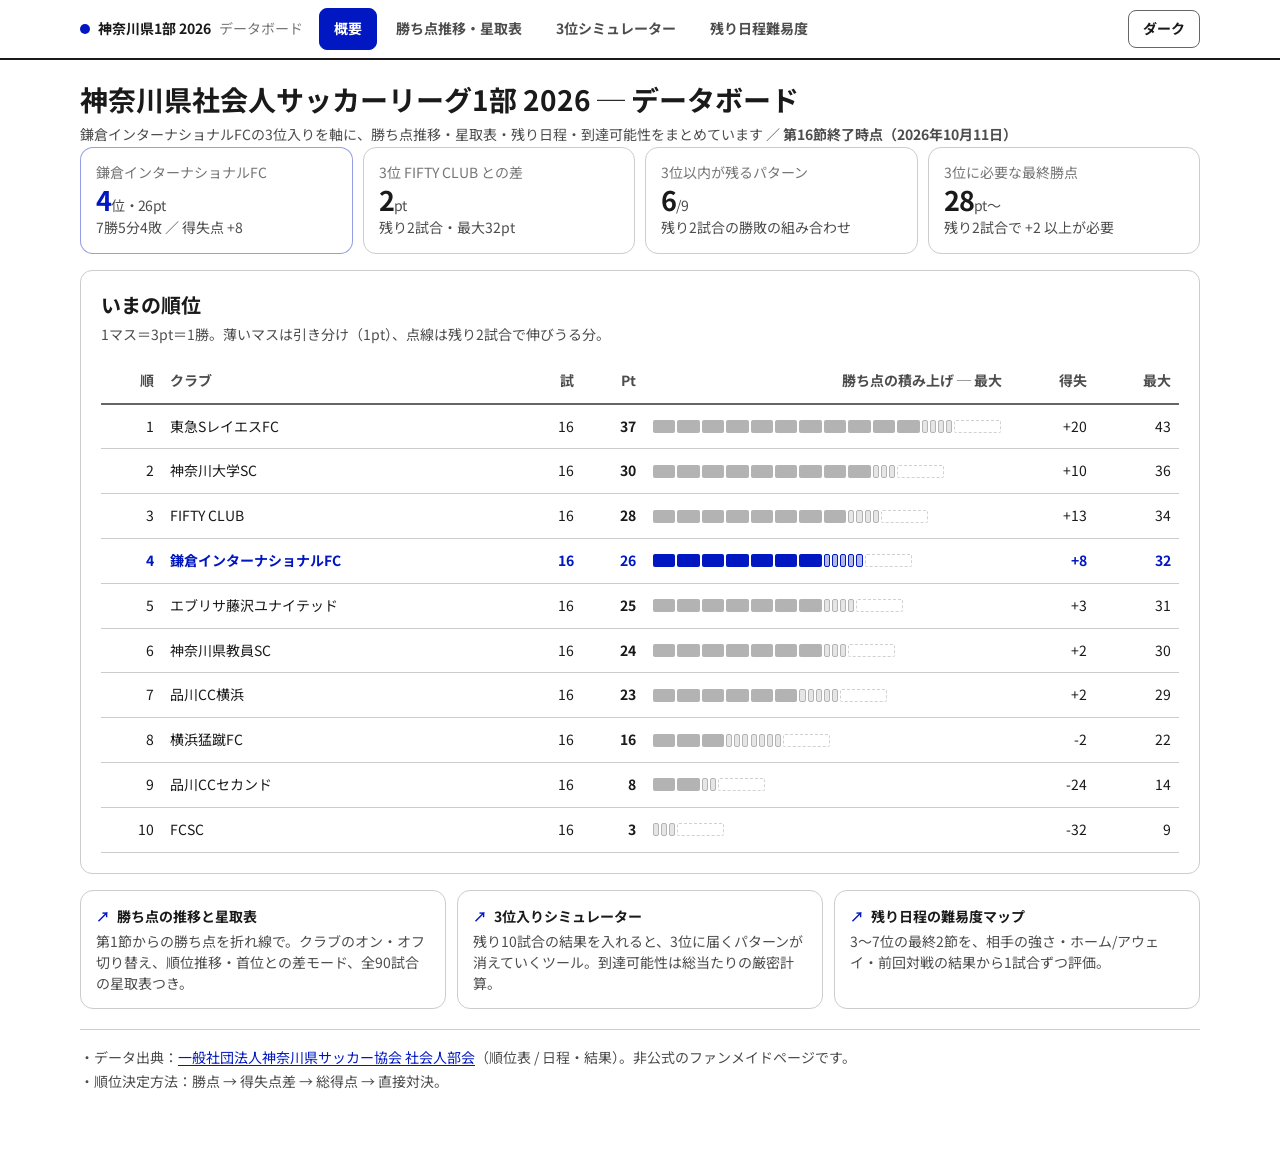
<file: index.html>
<!DOCTYPE html>
<html lang="ja" data-theme="light">
<head>
<meta charset="utf-8">
<meta name="viewport" content="width=device-width, initial-scale=1">
<script>try{var _t=localStorage.getItem("kslTheme");if(_t)document.documentElement.dataset.theme=_t;}catch(e){}</script>

<title>神奈川県1部 2026 データボード｜鎌倉インターナショナルFC 3位への道</title>
<link rel="preconnect" href="https://fonts.googleapis.com">
<link rel="preconnect" href="https://fonts.gstatic.com" crossorigin>
<link rel="stylesheet" href="https://fonts.googleapis.com/css2?family=Noto+Sans+JP:wght@400;700&display=swap">
<link rel="stylesheet" href="dads.css">
<meta name="description" content="2026 神奈川県社会人サッカーリーグ1部の順位・勝ち点推移・星取表・残り日程難易度・3位入りシミュレーター。">
<style>
  .hero{display:grid;grid-template-columns:repeat(auto-fit,minmax(150px,1fr));gap:10px;margin-bottom:16px}
  .ht{background:var(--surface);border:1px solid var(--border);border-radius:13px;padding:13px 15px;box-shadow:var(--shadow)}
  .ht .l{font-size:0.875rem;color:var(--muted)}
  .ht .v{font-size:1.688rem;font-weight:700;letter-spacing:-.025em;line-height:1.1}
  .ht .v small{font-size:0.875rem;font-weight:400;color:var(--ink2)}
  .ht .n{font-size:0.875rem;color:var(--ink2);margin-top:2px}
  .ht.acc{border-color:color-mix(in srgb,var(--hi) 42%,transparent)} .ht.acc .v{color:var(--hi)}
  .links{display:grid;grid-template-columns:repeat(auto-fit,minmax(250px,1fr));gap:11px}
  a.nav{display:block;text-decoration:none;color:inherit;background:var(--surface);border:1px solid var(--border);
    border-radius:13px;padding:14px 15px;box-shadow:var(--shadow);transition:border-color .15s,transform .15s}
  a.nav:hover{border-color:var(--hi);transform:translateY(-1px)}
  a.nav .t{font-size:0.875rem;font-weight:700;margin-bottom:3px;display:flex;align-items:center;gap:7px}
  a.nav .t span{color:var(--hi)}
  a.nav .d{font-size:0.875rem;color:var(--ink2);line-height:1.5}
  th:nth-child(2),td:nth-child(2){text-align:left;white-space:normal}
  tr.km td{color:var(--hi);font-weight:700}
  .bw{width:34%}
  .mini{position:relative;height:13px}
  .sg{position:absolute;top:0;height:13px;border-radius:2px;background:var(--bar)}
  .sg.d{background:var(--bardraw);border:1px solid var(--axis)}
  tr.km .sg{background:var(--hi)}
  tr.km .sg.d{background:color-mix(in srgb,var(--hi) 30%,var(--surface));border-color:var(--hi)}
  .pot{position:absolute;top:0;height:13px;border-radius:2px;border:1px dashed var(--axis);opacity:.6}

</style>
</head>
<body><nav class="topbar"><div class="tbin"><a class="brand" href="index.html"><i class="dot"></i>神奈川県1部 2026 <span>データボード</span></a><div class="tabs"><a class="tab" href="index.html" aria-current="page">概要</a><a class="tab" href="trend.html">勝ち点推移・星取表</a><a class="tab" href="simulator.html">3位シミュレーター</a><a class="tab" href="fixtures.html">残り日程難易度</a></div><button class="btn" id="theme">ダーク</button></div></nav>
<div class="wrap">
<header>
  <div>
    <h1>神奈川県社会人サッカーリーグ1部 2026 ─ データボード</h1>
    <p class="sub">鎌倉インターナショナルFCの3位入りを軸に、勝ち点推移・星取表・残り日程・到達可能性をまとめています ／ <b>第16節終了時点（2026年10月11日）</b></p>
  </div>
</header>

<div class="hero">
  <div class="ht acc"><div class="l">鎌倉インターナショナルFC</div><div class="v">4<small>位・26pt</small></div><div class="n">7勝5分4敗 ／ 得失点 +8</div></div>
  <div class="ht"><div class="l">3位 FIFTY CLUB との差</div><div class="v">2<small>pt</small></div><div class="n">残り2試合・最大32pt</div></div>
  <div class="ht"><div class="l">3位以内が残るパターン</div><div class="v">6<small>/9</small></div><div class="n">残り2試合の勝敗の組み合わせ</div></div>
  <div class="ht"><div class="l">3位に必要な最終勝点</div><div class="v">28<small>pt〜</small></div><div class="n">残り2試合で +2 以上が必要</div></div>
</div>

<div class="card">
  <h2>いまの順位</h2>
  <p class="lead">1マス＝3pt＝1勝。薄いマスは引き分け（1pt）、点線は残り2試合で伸びうる分。</p>
  <table>
    <thead><tr><th>順</th><th>クラブ</th><th>試</th><th>Pt</th><th class="bw">勝ち点の積み上げ ─ 最大</th><th>得失</th><th>最大</th></tr></thead>
    <tbody id="tb"></tbody>
  </table>
</div>

<div class="links">
  <a class="nav" href="trend.html">
    <div class="t"><span>↗</span>勝ち点の推移と星取表</div>
    <div class="d">第1節からの勝ち点を折れ線で。クラブのオン・オフ切り替え、順位推移・首位との差モード、全90試合の星取表つき。</div></a>
  <a class="nav" href="simulator.html">
    <div class="t"><span>↗</span>3位入りシミュレーター</div>
    <div class="d">残り10試合の結果を入れると、3位に届くパターンが消えていくツール。到達可能性は総当たりの厳密計算。</div></a>
  <a class="nav" href="fixtures.html">
    <div class="t"><span>↗</span>残り日程の難易度マップ</div>
    <div class="d">3〜7位の最終2節を、相手の強さ・ホーム/アウェイ・前回対戦の結果から1試合ずつ評価。</div></a>
</div>

<footer>
  ・データ出典：<a href="https://fakj-shakaijin.com/standings/leaguediv1/">一般社団法人神奈川県サッカー協会 社会人部会</a>（順位表 / 日程・結果）。非公式のファンメイドページです。<br>
  ・順位決定方法：勝点 → 得失点差 → 総得点 → 直接対決。
</footer>
</div>
<script>
const T=[
 ["東急SレイエスFC",16,11,4,1,31,11,37],
 ["神奈川大学SC",16,9,3,4,31,21,30],
 ["FIFTY CLUB",16,8,4,4,27,14,28],
 ["鎌倉インターナショナルFC",16,7,5,4,24,16,26],
 ["エブリサ藤沢ユナイテッド",16,7,4,5,19,16,25],
 ["神奈川県教員SC",16,7,3,6,22,20,24],
 ["品川CC横浜",16,6,5,5,14,12,23],
 ["横浜猛蹴FC",16,3,7,6,19,21,16],
 ["品川CCセカンド",16,2,2,12,9,33,8],
 ["FCSC",16,0,3,13,9,41,3]];
const DOM=37+6;
document.getElementById('tb').innerHTML=T.map((r,i)=>{
  const [n,pl,w,d,l,gf,ga,pt]=r, gd=gf-ga, mx=pt+(18-pl)*3, km=n.startsWith('鎌倉');
  const pc=v=>v/DOM*100; let cur=0,s='';
  for(let k=0;k<w;k++){s+=`<div class="sg" style="left:calc(${pc(cur)}% + 1px);width:calc(${pc(3)}% - 2px)"></div>`;cur+=3;}
  for(let k=0;k<d;k++){s+=`<div class="sg d" style="left:calc(${pc(cur)}% + 1px);width:calc(${pc(1)}% - 2px)"></div>`;cur+=1;}
  s+=`<div class="pot" style="left:calc(${pc(cur)}% + 1px);width:calc(${pc(mx-pt)}% - 2px)"></div>`;
  return `<tr class="${km?'km':''}"><td>${i+1}</td><td>${n}</td><td>${pl}</td><td><b>${pt}</b></td>
    <td class="bw"><div class="mini">${s}</div></td><td>${gd>0?'+':''}${gd}</td><td>${mx}</td></tr>`;
}).join('');
document.getElementById('theme').onclick=e=>{const d=document.documentElement.dataset.theme==='dark';
  document.documentElement.dataset.theme=d?'light':'dark';e.target.textContent=d?'ダーク':'ライト';};
</script>
<script>
(function(){var b=document.getElementById('theme');if(!b)return;
 b.textContent=document.documentElement.dataset.theme==='dark'?'ライト':'ダーク';
 b.addEventListener('click',function(){try{localStorage.setItem('kslTheme',document.documentElement.dataset.theme||'light')}catch(e){}});
})();
</script>
</body></html>
</file>
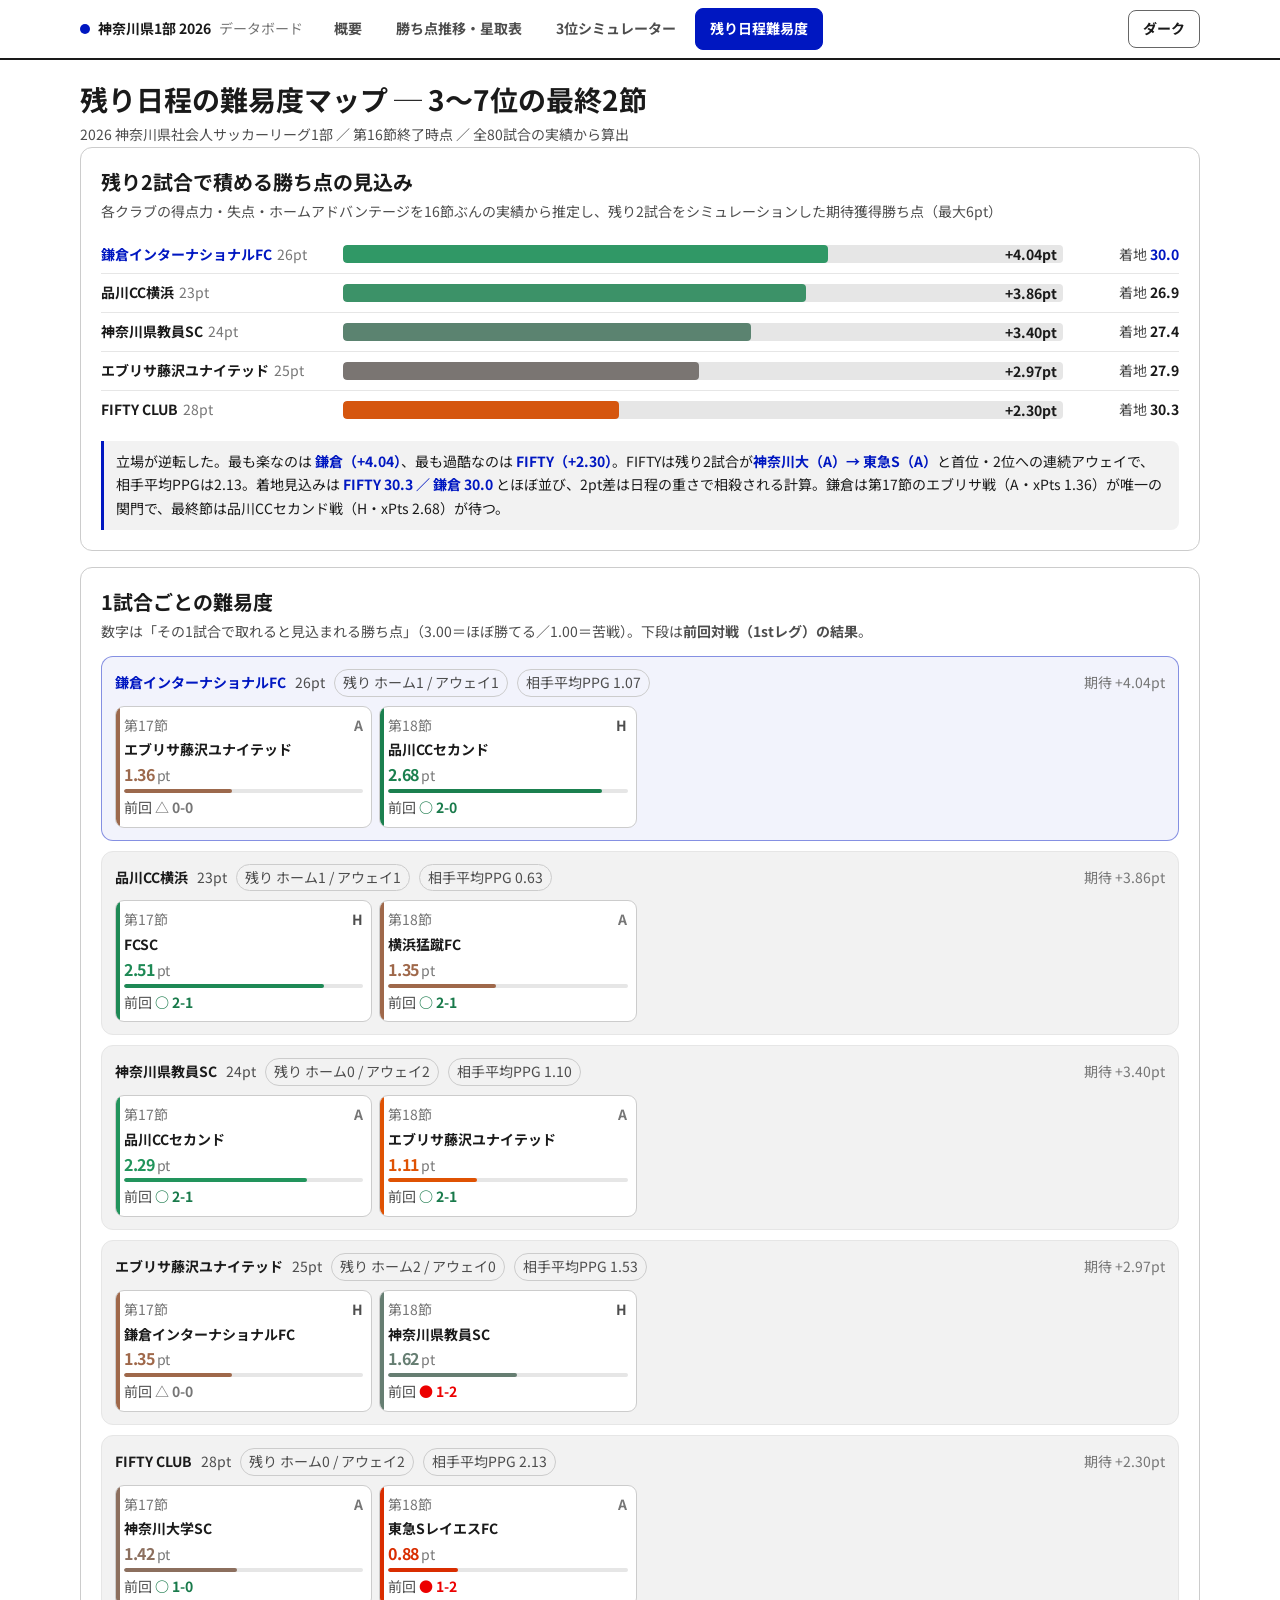
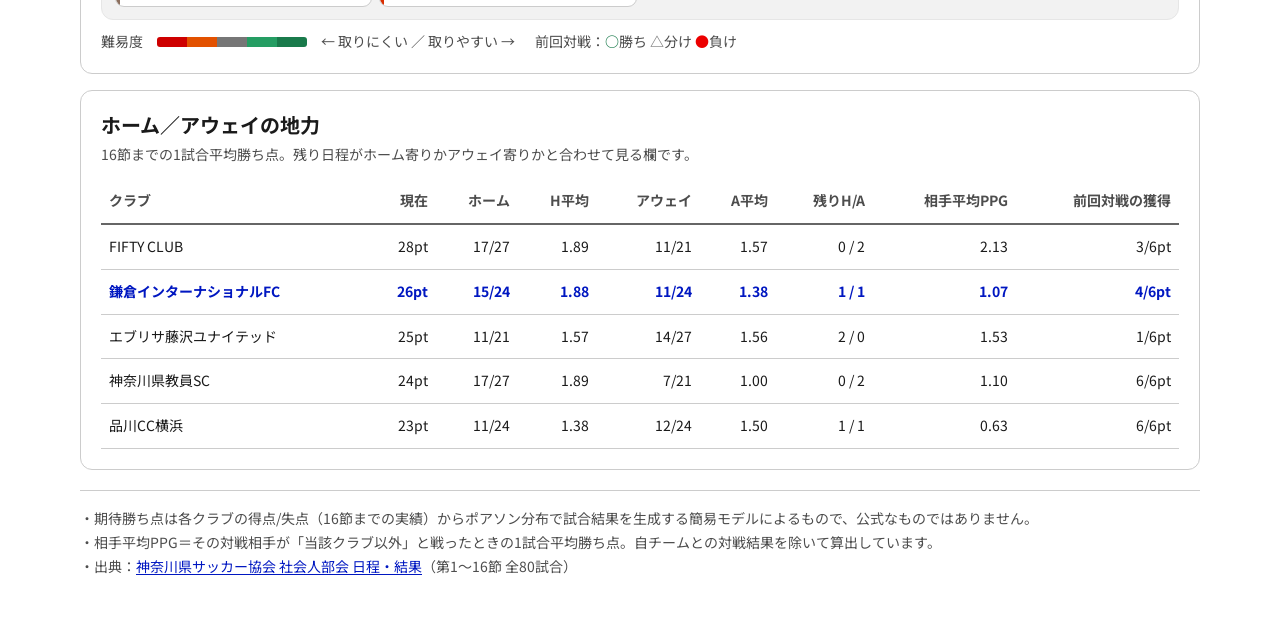
<file: fixtures.html>
<!DOCTYPE html>
<html lang="ja" data-theme="light">
<head>
<meta charset="utf-8">
<meta name="viewport" content="width=device-width, initial-scale=1">
<script>try{var _t=localStorage.getItem("kslTheme");if(_t)document.documentElement.dataset.theme=_t;}catch(e){}</script>

<title>残り日程難易度マップ｜神奈川県1部</title>
<link rel="preconnect" href="https://fonts.googleapis.com">
<link rel="preconnect" href="https://fonts.gstatic.com" crossorigin>
<link rel="stylesheet" href="https://fonts.googleapis.com/css2?family=Noto+Sans+JP:wght@400;700&display=swap">
<link rel="stylesheet" href="dads.css">
<style>

  /* ランキング */
  .rankrow{display:grid;grid-template-columns:230px 1fr 104px;gap:12px;align-items:center;padding:7px 0;border-bottom:1px solid var(--grid)}
  .rankrow:last-child{border-bottom:none}
  .rname{font-size:0.875rem;font-weight:700;white-space:nowrap;overflow:hidden;text-overflow:ellipsis}
  .rname i{font-style:normal;font-weight:400;color:var(--muted);font-size:0.875rem;margin-left:5px}
  .rbar{position:relative;height:18px;background:var(--grid);border-radius:4px;overflow:hidden}
  .rbar i{position:absolute;left:0;top:0;bottom:0;border-radius:4px;background:var(--mid)}
  .rbar b{position:absolute;right:6px;top:0;line-height:18px;font-size:0.875rem;font-weight:700;color:var(--ink)}
  .rland{font-size:0.875rem;text-align:right;font-variant-numeric:tabular-nums;color:var(--ink2)}
  .rland b{font-size:0.875rem;color:var(--ink)}
  .km .rname,.km .rland b{color:var(--hi)}

  /* チームブロック */
  .team{border:1px solid var(--grid);border-radius:12px;padding:12px 13px;margin-bottom:10px;background:var(--surface2)}
  .team.km{border-color:color-mix(in srgb,var(--hi) 45%,transparent);background:color-mix(in srgb,var(--hi) 5%,var(--surface))}
  .thead{display:flex;align-items:baseline;gap:9px;flex-wrap:wrap;margin-bottom:9px}
  .thead .nm{font-size:0.875rem;font-weight:700}
  .team.km .thead .nm{color:var(--hi)}
  .thead .pt{font-size:0.875rem;color:var(--ink2);font-variant-numeric:tabular-nums}
  .thead .tag{font-size:0.875rem;padding:1px 8px;border-radius:999px;border:1px solid var(--border);color:var(--ink2)}
  .thead .sp{margin-left:auto;font-size:0.875rem;color:var(--muted);font-variant-numeric:tabular-nums}
  .fixtures{display:grid;grid-template-columns:repeat(4,1fr);gap:7px}
  @media(max-width:700px){.fixtures{grid-template-columns:repeat(2,1fr)}}
  .fx{border:1px solid var(--border);border-radius:9px;padding:7px 8px;background:var(--surface);position:relative;overflow:hidden}
  .fx .rd{font-size:0.875rem;color:var(--muted);display:flex;justify-content:space-between}
  .fx .rd .ha{font-weight:700;letter-spacing:.02em}
  .fx .op{font-size:0.875rem;font-weight:700;margin:1px 0 4px;white-space:nowrap;overflow:hidden;text-overflow:ellipsis}
  .fx .xp{font-size:1rem;font-weight:700;font-variant-numeric:tabular-nums;letter-spacing:-.02em;line-height:1.1}
  .fx .xp small{font-size:0.875rem;font-weight:400;color:var(--muted);margin-left:2px}
  .fx .lg{font-size:0.875rem;color:var(--ink2);margin-top:3px;font-variant-numeric:tabular-nums}
  .fx .lg .o{color:var(--goodink);font-weight:700}
  .fx .lg .x{color:var(--bad);font-weight:700}
  .fx .lg .e{color:var(--muted);font-weight:700}
  .fx .strip{position:absolute;left:0;top:0;bottom:0;width:4px}
  .fx .gauge{height:4px;border-radius:2px;background:var(--grid);margin-top:5px;overflow:hidden}
  .fx .gauge i{display:block;height:100%;border-radius:2px}

  .legend{display:flex;gap:14px;flex-wrap:wrap;align-items:center;font-size:0.875rem;color:var(--ink2);margin-top:10px}
  .ramp{display:flex;height:10px;width:150px;border-radius:3px;overflow:hidden}
  .ramp span{flex:1}

  th:first-child,td:first-child{text-align:left}
  tr.km td{color:var(--hi);font-weight:700}
  .key{background:var(--surface2);border-left:3px solid var(--hi);border-radius:0 8px 8px 0;padding:9px 12px;font-size:0.875rem;margin-top:12px}
  .key b{color:var(--hi)}

</style>
</head>
<body>
<nav class="topbar"><div class="tbin"><a class="brand" href="index.html"><i class="dot"></i>神奈川県1部 2026 <span>データボード</span></a><div class="tabs"><a class="tab" href="index.html">概要</a><a class="tab" href="trend.html">勝ち点推移・星取表</a><a class="tab" href="simulator.html">3位シミュレーター</a><a class="tab" href="fixtures.html" aria-current="page">残り日程難易度</a></div><button class="btn" id="theme">ダーク</button></div></nav>
<div class="wrap">

<header>
  <div>
    <h1>残り日程の難易度マップ ─ 3〜7位の最終2節</h1>
    <p class="sub">2026 神奈川県社会人サッカーリーグ1部 ／ 第16節終了時点 ／ 全80試合の実績から算出</p>
  </div>
</header>

<div class="card">
  <h2>残り2試合で積める勝ち点の見込み</h2>
  <p class="lead">各クラブの得点力・失点・ホームアドバンテージを16節ぶんの実績から推定し、残り2試合をシミュレーションした期待獲得勝ち点（最大6pt）</p>
  <div id="ranking"></div>
  <div class="key" id="keynote"></div>
</div>

<div class="card">
  <h2>1試合ごとの難易度</h2>
  <p class="lead">数字は「その1試合で取れると見込まれる勝ち点」（3.00＝ほぼ勝てる／1.00＝苦戦）。下段は<b>前回対戦（1stレグ）の結果</b>。</p>
  <div id="teams"></div>
  <div class="legend">
    <span>難易度</span>
    <span class="ramp"><span style="background:#ce0000"></span><span style="background:#e25100"></span><span style="background:#767676"></span><span style="background:#259d63"></span><span style="background:#197a4b"></span></span>
    <span>← 取りにくい ／ 取りやすい →</span>
    <span style="margin-left:6px">前回対戦：<b class="o" style="color:var(--goodink)">○</b>勝ち <b style="color:var(--muted)">△</b>分け <b style="color:var(--bad)">●</b>負け</span>
  </div>
</div>

<div class="card">
  <h2>ホーム／アウェイの地力</h2>
  <p class="lead">16節までの1試合平均勝ち点。残り日程がホーム寄りかアウェイ寄りかと合わせて見る欄です。</p>
  <table>
    <thead><tr><th>クラブ</th><th>現在</th><th>ホーム</th><th>H平均</th><th>アウェイ</th><th>A平均</th><th>残りH/A</th><th>相手平均PPG</th><th>前回対戦の獲得</th></tr></thead>
    <tbody id="ha"></tbody>
  </table>
</div>

<footer>
  ・期待勝ち点は各クラブの得点/失点（16節までの実績）からポアソン分布で試合結果を生成する簡易モデルによるもので、公式なものではありません。<br>
  ・相手平均PPG＝その対戦相手が「当該クラブ以外」と戦ったときの1試合平均勝ち点。自チームとの対戦結果を除いて算出しています。<br>
  ・出典：<a href="https://fakj-shakaijin.com/league/div1/">神奈川県サッカー協会 社会人部会 日程・結果</a>（第1〜16節 全80試合）
</footer>
</div>

<script>
const D=[
 {t:"鎌倉インターナショナルFC",km:1,pt:26,exp:4.04,land:30.0,oppppg:1.07,leg:4,homeRec:[15,8],awayRec:[11,8],rh:1,
  fx:[{rd:17,ha:"A",op:"エブリサ藤沢ユナイテッド",xp:1.36,lg:"△ 0-0"},{rd:18,ha:"H",op:"品川CCセカンド",xp:2.68,lg:"○ 2-0"}]},
 {t:"品川CC横浜",pt:23,exp:3.86,land:26.9,oppppg:0.63,leg:6,homeRec:[11,8],awayRec:[12,8],rh:1,
  fx:[{rd:17,ha:"H",op:"FCSC",xp:2.51,lg:"○ 2-1"},{rd:18,ha:"A",op:"横浜猛蹴FC",xp:1.35,lg:"○ 2-1"}]},
 {t:"神奈川県教員SC",pt:24,exp:3.40,land:27.4,oppppg:1.10,leg:6,homeRec:[17,9],awayRec:[7,7],rh:0,
  fx:[{rd:17,ha:"A",op:"品川CCセカンド",xp:2.29,lg:"○ 2-1"},{rd:18,ha:"A",op:"エブリサ藤沢ユナイテッド",xp:1.11,lg:"○ 2-1"}]},
 {t:"エブリサ藤沢ユナイテッド",pt:25,exp:2.97,land:27.9,oppppg:1.53,leg:1,homeRec:[11,7],awayRec:[14,9],rh:2,
  fx:[{rd:17,ha:"H",op:"鎌倉インターナショナルFC",xp:1.35,lg:"△ 0-0"},{rd:18,ha:"H",op:"神奈川県教員SC",xp:1.62,lg:"● 1-2"}]},
 {t:"FIFTY CLUB",pt:28,exp:2.30,land:30.3,oppppg:2.13,leg:3,homeRec:[17,9],awayRec:[11,7],rh:0,
  fx:[{rd:17,ha:"A",op:"神奈川大学SC",xp:1.42,lg:"○ 1-0"},{rd:18,ha:"A",op:"東急SレイエスFC",xp:0.88,lg:"● 1-2"}]}
];
/* 難易度→色（1.5を中立とする発散スケール） */
function heat(x){
  const c=[[0.6,"#ce0000"],[1.1,"#e25100"],[1.5,"#767676"],[2.1,"#259d63"],[2.8,"#197a4b"]];
  if(x<=c[0][0])return c[0][1];
  for(let i=0;i<c.length-1;i++){ if(x<=c[i+1][0]){
    const t=(x-c[i][0])/(c[i+1][0]-c[i][0]);
    const a=hex(c[i][1]),b=hex(c[i+1][1]);
    return `rgb(${Math.round(a[0]+(b[0]-a[0])*t)},${Math.round(a[1]+(b[1]-a[1])*t)},${Math.round(a[2]+(b[2]-a[2])*t)})`;
  }}
  return c[c.length-1][1];
}
const hex=h=>[1,3,5].map(i=>parseInt(h.substr(i,2),16));

const sorted=[...D].sort((a,b)=>b.exp-a.exp);
document.getElementById('ranking').innerHTML=sorted.map(d=>`
  <div class="rankrow ${d.km?'km':''}">
    <div class="rname">${d.t}<i>${d.pt}pt</i></div>
    <div class="rbar"><i style="width:${d.exp/6*100}%;background:${heat(d.exp/2)}"></i><b>+${d.exp.toFixed(2)}pt</b></div>
    <div class="rland">着地 <b>${d.land.toFixed(1)}</b></div>
  </div>`).join('');

document.getElementById('keynote').innerHTML=
 "立場が逆転した。最も楽なのは <b>鎌倉（+4.04）</b>、最も過酷なのは <b>FIFTY（+2.30）</b>。FIFTYは残り2試合が<b>神奈川大（A）→ 東急S（A）</b>と首位・2位への連続アウェイで、相手平均PPGは2.13。着地見込みは <b>FIFTY 30.3 ／ 鎌倉 30.0</b> とほぼ並び、2pt差は日程の重さで相殺される計算。鎌倉は第17節のエブリサ戦（A・xPts 1.36）が唯一の関門で、最終節は品川CCセカンド戦（H・xPts 2.68）が待つ。";

document.getElementById('teams').innerHTML=sorted.map(d=>`
  <div class="team ${d.km?'km':''}">
    <div class="thead">
      <span class="nm">${d.t}</span><span class="pt">${d.pt}pt</span>
      <span class="tag">残り ホーム${d.rh} / アウェイ${2-d.rh}</span>
      <span class="tag">相手平均PPG ${d.oppppg.toFixed(2)}</span>
      <span class="sp">期待 +${d.exp.toFixed(2)}pt</span>
    </div>
    <div class="fixtures">${d.fx.map(f=>{
      const c=heat(f.xp), mk=f.lg[0];
      const cls=mk==='○'?'o':mk==='●'?'x':'e';
      return `<div class="fx"><div class="strip" style="background:${c}"></div>
        <div class="rd"><span>第${f.rd}節</span><span class="ha" style="color:${f.ha==='H'?'var(--ink2)':'var(--muted)'}">${f.ha}</span></div>
        <div class="op">${f.op}</div>
        <div class="xp" style="color:${c}">${f.xp.toFixed(2)}<small>pt</small></div>
        <div class="gauge"><i style="width:${f.xp/3*100}%;background:${c}"></i></div>
        <div class="lg">前回 <span class="${cls}">${f.lg}</span></div></div>`;
    }).join('')}</div>
  </div>`).join('');

document.getElementById('ha').innerHTML=[...D].sort((a,b)=>b.pt-a.pt||b.exp-a.exp).map(d=>{
  const hp=(d.homeRec[0]/d.homeRec[1]), apg=(d.awayRec[0]/d.awayRec[1]);
  return `<tr class="${d.km?'km':''}"><td>${d.t}</td><td>${d.pt}pt</td>
    <td>${d.homeRec[0]}/${d.homeRec[1]*3}</td><td>${hp.toFixed(2)}</td>
    <td>${d.awayRec[0]}/${d.awayRec[1]*3}</td><td>${apg.toFixed(2)}</td>
    <td>${d.rh} / ${2-d.rh}</td><td>${d.oppppg.toFixed(2)}</td><td>${d.leg}/6pt</td></tr>`;
}).join('');

document.getElementById('theme').onclick=e=>{const dk=document.documentElement.dataset.theme==='dark';
  document.documentElement.dataset.theme=dk?'light':'dark'; e.target.textContent=dk?'ダーク':'ライト';};
</script>
<script>
(function(){var b=document.getElementById('theme');if(!b)return;
 b.textContent=document.documentElement.dataset.theme==='dark'?'ライト':'ダーク';
 b.addEventListener('click',function(){try{localStorage.setItem('kslTheme',document.documentElement.dataset.theme||'light')}catch(e){}});
})();
</script>
</body>
</html>
</file>
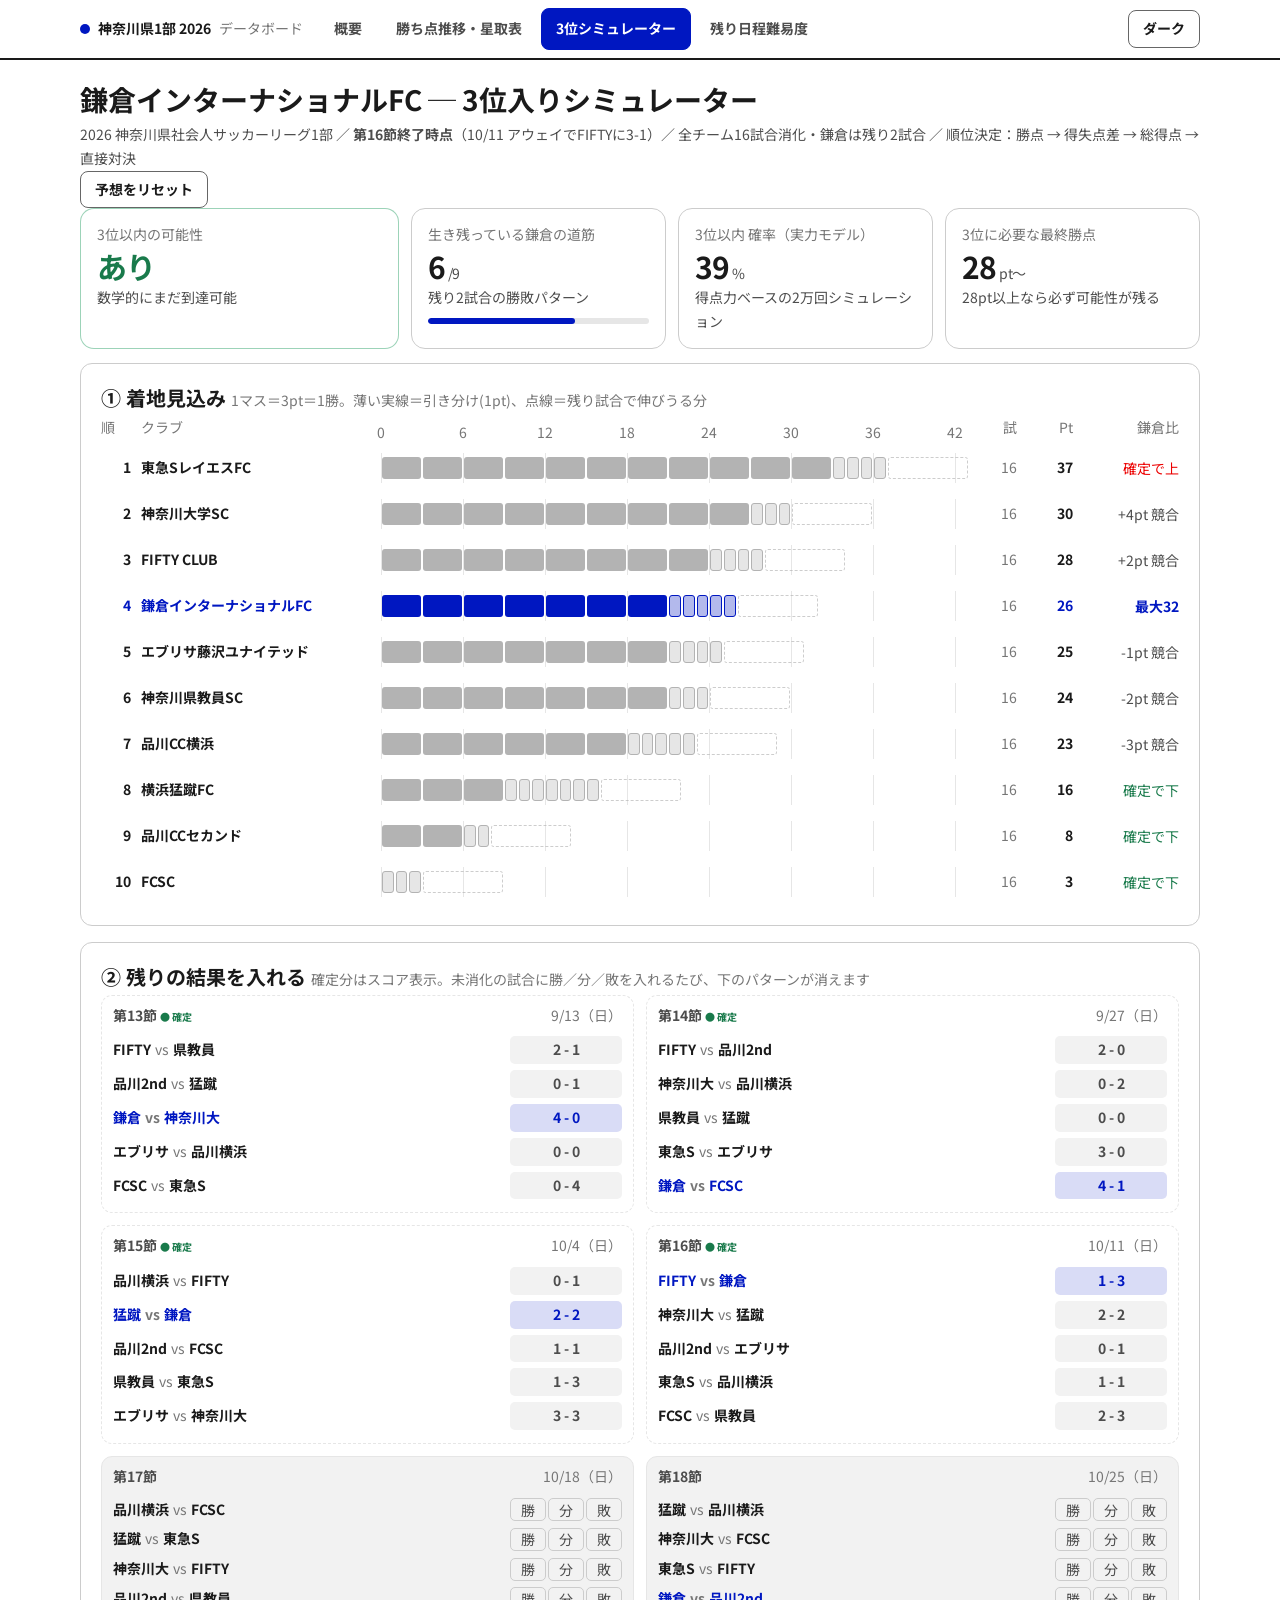
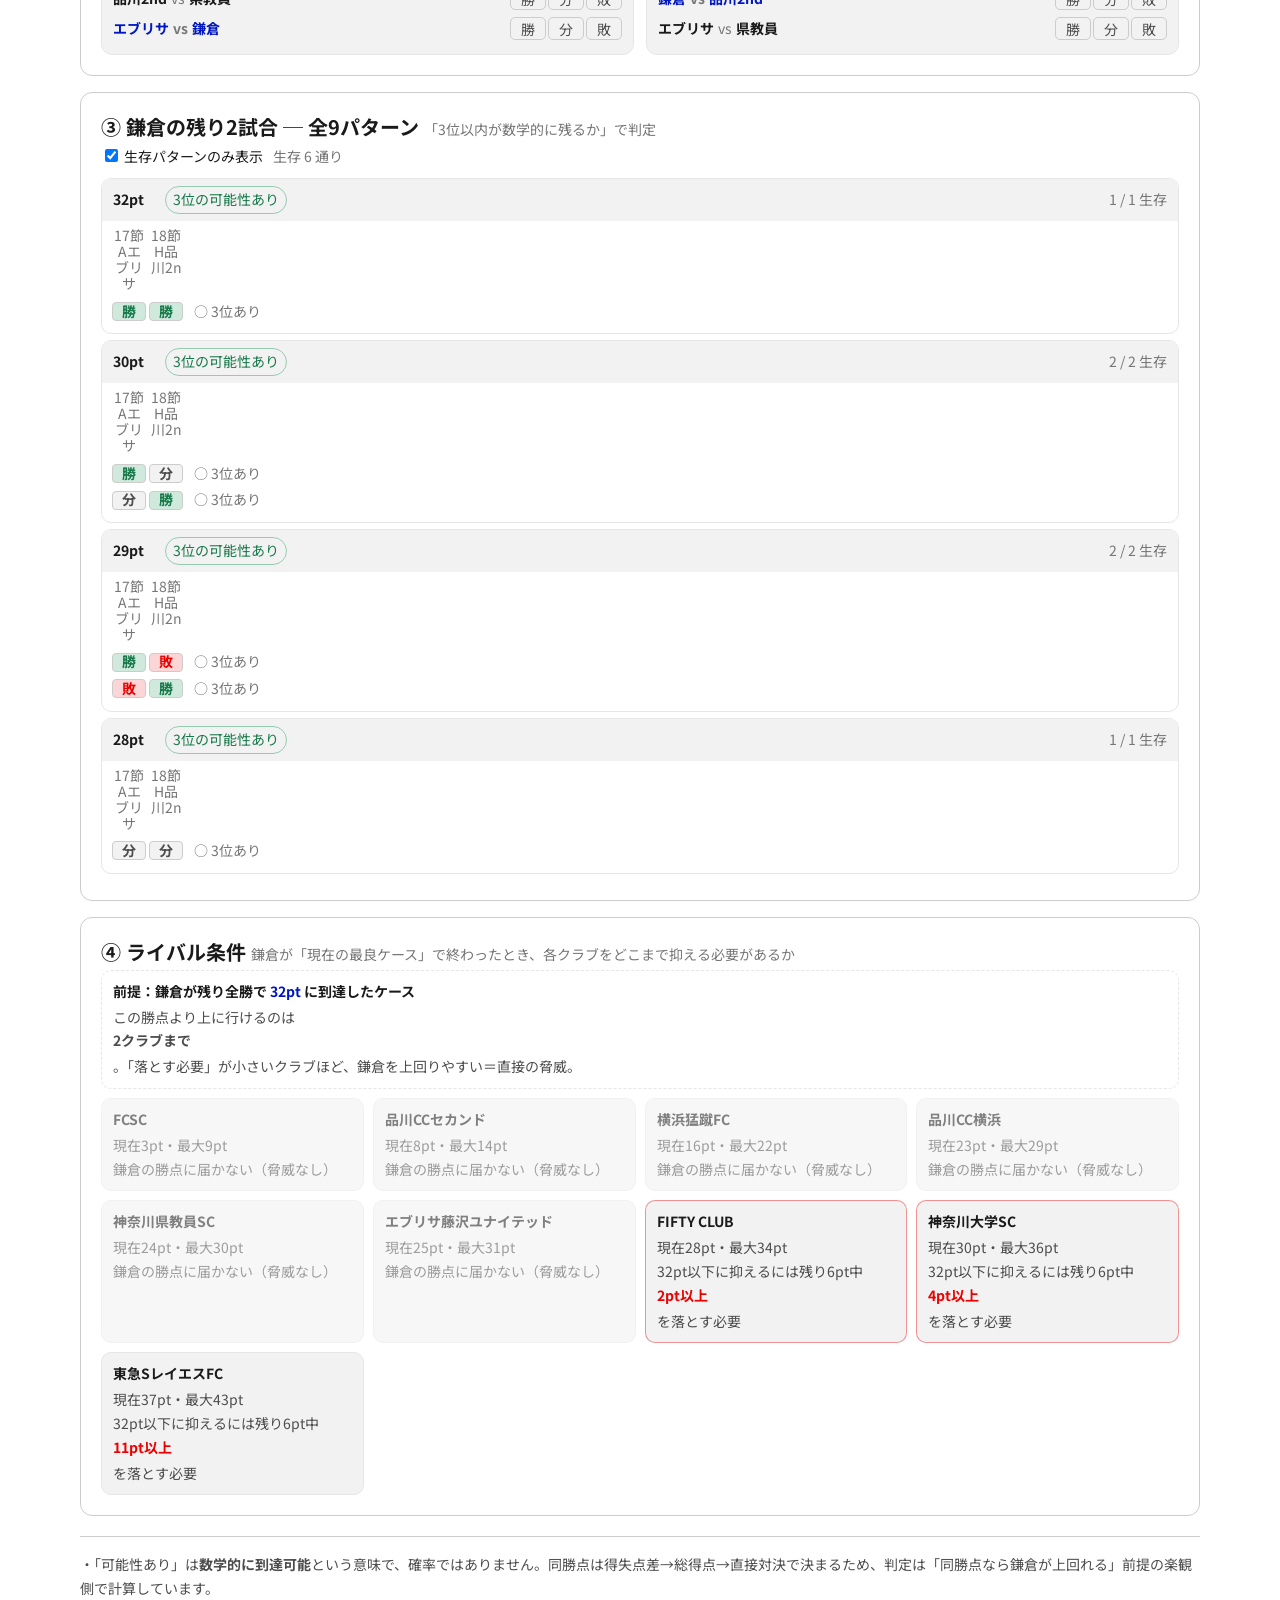
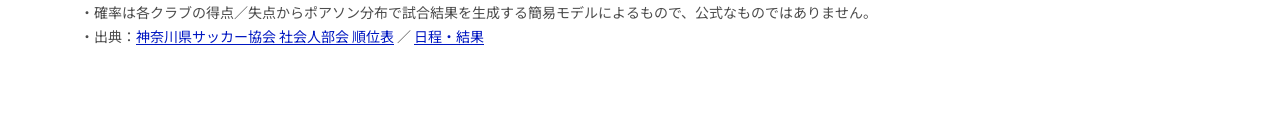
<file: simulator.html>
<!DOCTYPE html>
<html lang="ja" data-theme="light">
<head>
<meta charset="utf-8">
<meta name="viewport" content="width=device-width, initial-scale=1">
<script>try{var _t=localStorage.getItem("kslTheme");if(_t)document.documentElement.dataset.theme=_t;}catch(e){}</script>

<title>3位入りシミュレーター｜鎌倉インターナショナルFC</title>
<link rel="preconnect" href="https://fonts.googleapis.com">
<link rel="preconnect" href="https://fonts.gstatic.com" crossorigin>
<link rel="stylesheet" href="https://fonts.googleapis.com/css2?family=Noto+Sans+JP:wght@400;700&display=swap">
<link rel="stylesheet" href="dads.css">
<style>
  h2 span{font-size:0.875rem;color:var(--muted);font-weight:400}

  .verdict{display:grid;grid-template-columns:1.25fr 1fr 1fr 1fr;gap:12px;margin-bottom:14px}
  @media(max-width:860px){.verdict{grid-template-columns:1fr 1fr}}
  .vt{background:var(--surface);border:1px solid var(--border);border-radius:14px;padding:14px 16px;box-shadow:var(--shadow)}
  .vt .lab{font-size:0.875rem;color:var(--muted);margin-bottom:4px}
  .vt .big{font-size:1.875rem;font-weight:700;letter-spacing:-.025em;line-height:1.05}
  .vt .big small{font-size:0.875rem;font-weight:400;color:var(--ink2);margin-left:3px}
  .vt .note{font-size:0.875rem;color:var(--ink2);margin-top:4px}
  .vt.alive{border-color:color-mix(in srgb,var(--good) 45%,transparent)} .vt.alive .big{color:var(--goodink)}
  .vt.dead{border-color:color-mix(in srgb,var(--bad) 55%,transparent)} .vt.dead .big{color:var(--bad)}
  .meter{height:6px;border-radius:3px;background:var(--grid);margin-top:8px;overflow:hidden}
  .meter i{display:block;height:100%;background:var(--hi);border-radius:3px;transition:width .5s ease}

  .rounds{display:grid;grid-template-columns:repeat(auto-fit,minmax(360px,1fr));gap:12px}
  .rd{border:1px solid var(--grid);border-radius:11px;padding:10px 11px;background:var(--surface2)}
  .rd.locked{background:transparent;border-style:dashed}
  .rd h3{font-size:0.875rem;margin:0 0 8px;color:var(--ink2);display:flex;justify-content:space-between;align-items:baseline}
  .rd h3 em{font-style:normal;color:var(--muted);font-weight:400;font-size:0.875rem}
  .mt{display:grid;grid-template-columns:1fr 112px;gap:8px;align-items:center;padding:3px 0}
  .mt .tm{font-size:0.875rem;display:flex;align-items:center;gap:4px;overflow:hidden;white-space:nowrap}
  .mt .tm .vs{color:var(--muted);font-size:0.875rem}
  .mt.km .tm{color:var(--hi);font-weight:700}
  .score{font-size:0.875rem;font-weight:700;font-variant-numeric:tabular-nums;text-align:center;
    background:var(--chip);border-radius:5px;padding:2px 0;color:var(--ink2)}
  .mt.km .score{background:color-mix(in srgb,var(--hi) 15%,transparent);color:var(--hi)}
  .seg3{display:flex;gap:2px}
  .seg3 button{flex:1;height:23px;border:1px solid var(--border);background:var(--chip);color:var(--ink2);
    font-size:0.875rem;border-radius:5px;cursor:pointer;font-family:inherit;padding:0}
  .seg3 button:hover{border-color:var(--axis)}
  .seg3 button[aria-pressed="true"]{background:var(--chipon);color:var(--surface);border-color:var(--chipon);font-weight:700}

  .stgrid{display:grid;grid-template-columns:30px minmax(150px,230px) 1fr 38px 46px 96px;gap:0 10px;align-items:center}
  .sthead{font-size:0.875rem;color:var(--muted);padding-bottom:5px}
  .strow{height:46px}
  .strow .nm{font-size:0.875rem;font-weight:700;overflow:hidden;text-overflow:ellipsis;white-space:nowrap}
  .strow.km .nm,.strow.km .rk,.strow.km .pt{color:var(--hi)}
  .rk{font-size:0.875rem;font-weight:700;text-align:right;font-variant-numeric:tabular-nums}
  .pl{font-size:0.875rem;text-align:right;color:var(--muted);font-variant-numeric:tabular-nums}
  .pt{font-size:0.875rem;font-weight:700;text-align:right;font-variant-numeric:tabular-nums}
  .rel{font-size:0.875rem;text-align:right;line-height:1.3;color:var(--ink2);white-space:nowrap}
  .barwrap{position:relative;height:22px}
  .seg{position:absolute;top:0;height:22px;border-radius:3px;background:var(--bar)}
  .seg.d{background:var(--bardraw);border:1px solid var(--axis)}
  .strow.km .seg{background:var(--hi)}
  .strow.km .seg.d{background:color-mix(in srgb,var(--hi) 30%,var(--surface));border-color:var(--hi)}
  .pot{position:absolute;top:0;height:22px;border-radius:3px;border:1.5px dashed var(--axis);opacity:.65}
  .glz{position:absolute;top:-4px;bottom:-4px;width:1px;background:var(--grid)}
  .axl{position:relative;height:13px;font-size:0.875rem;color:var(--muted)}
  .axl span{position:absolute;transform:translateX(-50%);font-variant-numeric:tabular-nums}

  .pfilters{display:flex;gap:10px;flex-wrap:wrap;align-items:center;margin-bottom:10px;font-size:0.875rem}
  .grp{border:1px solid var(--grid);border-radius:10px;margin-bottom:6px;overflow:hidden}
  .grp>summary{cursor:pointer;padding:7px 11px;font-size:0.875rem;display:flex;gap:10px;align-items:center;background:var(--surface2);list-style:none}
  .grp>summary::-webkit-details-marker{display:none}
  .grp>summary .p{font-weight:700;font-variant-numeric:tabular-nums;min-width:42px}
  .grp>summary .cnt{margin-left:auto;font-size:0.875rem;color:var(--muted);font-variant-numeric:tabular-nums}
  .pill{font-size:0.875rem;padding:1px 7px;border-radius:999px;border:1px solid var(--border)}
  .pill.ok{color:var(--goodink);border-color:color-mix(in srgb,var(--good) 45%,transparent)}
  .pill.ng{color:var(--bad);border-color:color-mix(in srgb,var(--bad) 45%,transparent)}
  .plist{padding:6px 10px 10px;display:flex;flex-direction:column;gap:3px;max-height:300px;overflow:auto}
  .prow{display:flex;gap:3px;align-items:center;font-size:0.875rem}
  .prow .c{width:34px;height:19px;border-radius:4px;display:flex;align-items:center;justify-content:center;font-size:0.875rem;font-weight:700;border:1px solid var(--border)}
  .c.W{background:color-mix(in srgb,var(--good) 22%,var(--surface));color:var(--goodink)}
  .c.D{background:var(--chip);color:var(--ink2)}
  .c.L{background:color-mix(in srgb,var(--bad) 16%,var(--surface));color:var(--bad)}
  .prow .tail{margin-left:8px;color:var(--muted)}
  .prow.dead{opacity:.3;text-decoration:line-through}
  .oppcols{display:flex;gap:3px;font-size:0.875rem;color:var(--muted);margin-bottom:5px}
  .oppcols div{width:34px;text-align:center;line-height:1.15}

  .reqs{display:grid;grid-template-columns:repeat(auto-fit,minmax(224px,1fr));gap:9px}
  .req{border:1px solid var(--grid);border-radius:10px;padding:9px 11px;font-size:0.875rem;background:var(--surface2)}
  .req b{display:block;font-size:0.875rem;margin-bottom:2px}
  .req .n{font-size:0.875rem;color:var(--ink2)}
  .req.danger{border-color:color-mix(in srgb,var(--bad) 40%,transparent)}
  .req.free{opacity:.55}
  .busy{opacity:.45;pointer-events:none}

</style>
</head>
<body>
<nav class="topbar"><div class="tbin"><a class="brand" href="index.html"><i class="dot"></i>神奈川県1部 2026 <span>データボード</span></a><div class="tabs"><a class="tab" href="index.html">概要</a><a class="tab" href="trend.html">勝ち点推移・星取表</a><a class="tab" href="simulator.html" aria-current="page">3位シミュレーター</a><a class="tab" href="fixtures.html">残り日程難易度</a></div><button class="btn" id="theme">ダーク</button></div></nav>
<div class="wrap">

<header>
  <div>
    <h1>鎌倉インターナショナルFC ─ 3位入りシミュレーター</h1>
    <p class="sub">2026 神奈川県社会人サッカーリーグ1部 ／ <b>第16節終了時点</b>（10/11 アウェイでFIFTYに3-1）／ 全チーム16試合消化・鎌倉は残り2試合 ／ 順位決定：勝点 → 得失点差 → 総得点 → 直接対決</p>
  </div>
  <div style="display:flex;gap:8px">
    <button class="btn" id="reset">予想をリセット</button>
  </div>
</header>

<div class="verdict">
  <div class="vt alive" id="v1">
    <div class="lab">3位以内の可能性</div>
    <div class="big" id="v1big">あり</div>
    <div class="note" id="v1note">数学的にまだ到達可能</div>
  </div>
  <div class="vt">
    <div class="lab">生き残っている鎌倉の道筋</div>
    <div class="big" id="v2big">6<small>/9</small></div>
    <div class="note" id="v2note">残り2試合の勝敗パターン</div>
    <div class="meter"><i id="v2bar" style="width:67%"></i></div>
  </div>
  <div class="vt">
    <div class="lab">3位以内 確率（実力モデル）</div>
    <div class="big" id="v3big">–<small>%</small></div>
    <div class="note">得点力ベースの2万回シミュレーション</div>
  </div>
  <div class="vt">
    <div class="lab">3位に必要な最終勝点</div>
    <div class="big" id="v4big">28<small>pt〜</small></div>
    <div class="note" id="v4note">29pt以上なら必ず可能性が残る</div>
  </div>
</div>

<div class="card">
  <h2>① 着地見込み <span>1マス＝3pt＝1勝。薄い実線＝引き分け(1pt)、点線＝残り試合で伸びうる分</span></h2>
  <div class="stgrid sthead"><div>順</div><div>クラブ</div><div><div class="axl" id="axl"></div></div><div style="text-align:right">試</div><div style="text-align:right">Pt</div><div style="text-align:right">鎌倉比</div></div>
  <div id="stand"></div>
</div>

<div class="card">
  <h2>② 残りの結果を入れる <span>確定分はスコア表示。未消化の試合に勝／分／敗を入れるたび、下のパターンが消えます</span></h2>
  <div class="rounds" id="rounds"></div>
</div>

<div class="card">
  <h2>③ 鎌倉の残り2試合 ─ 全9パターン <span>「3位以内が数学的に残るか」で判定</span></h2>
  <div class="pfilters">
    <label><input type="checkbox" id="onlyalive" checked> 生存パターンのみ表示</label>
    <span style="color:var(--muted)" id="pstat"></span>
  </div>
  <div id="groups"></div>
</div>

<div class="card">
  <h2>④ ライバル条件 <span>鎌倉が「現在の最良ケース」で終わったとき、各クラブをどこまで抑える必要があるか</span></h2>
  <div class="reqs" id="reqs"></div>
</div>

<footer>
  ・「可能性あり」は<b>数学的に到達可能</b>という意味で、確率ではありません。同勝点は得失点差→総得点→直接対決で決まるため、判定は「同勝点なら鎌倉が上回れる」前提の楽観側で計算しています。<br>
  ・確率は各クラブの得点／失点からポアソン分布で試合結果を生成する簡易モデルによるもので、公式なものではありません。<br>
  ・出典：<a href="https://fakj-shakaijin.com/standings/leaguediv1/">神奈川県サッカー協会 社会人部会 順位表</a> ／ <a href="https://fakj-shakaijin.com/league/div1/">日程・結果</a>
</footer>
</div>

<script>
const N=["神奈川大学SC","東急SレイエスFC","エブリサ藤沢ユナイテッド","神奈川県教員SC","FIFTY CLUB","品川CC横浜","鎌倉インターナショナルFC","横浜猛蹴FC","品川CCセカンド","FCSC"];
const S=["神奈川大","東急S","エブリサ","県教員","FIFTY","品川横浜","鎌倉","猛蹴","品川2nd","FCSC"];
const KU=0,TQ=1,EB=2,KY=3,FF=4,SY=5,KM=6,MS=7,S2=8,FC=9;
const P12=[28,27,20,20,19,18,16,10,7,2], W12=[9,8,6,6,5,5,4,2,2,0], D12=[1,3,2,2,4,3,4,4,1,2];
const GF12=[26,20,15,17,21,11,11,14,8,5], GA12=[10,9,10,13,10,10,12,17,28,29];
const FIX=[
 [13,FF,KY],[13,S2,MS],[13,KM,KU],[13,EB,SY],[13,FC,TQ],
 [14,FF,S2],[14,KU,SY],[14,KY,MS],[14,TQ,EB],[14,KM,FC],
 [15,SY,FF],[15,MS,KM],[15,S2,FC],[15,KY,TQ],[15,EB,KU],
 [16,FF,KM],[16,KU,MS],[16,S2,EB],[16,TQ,SY],[16,FC,KY],
 [17,SY,FC],[17,MS,TQ],[17,KU,FF],[17,S2,KY],[17,EB,KM],
 [18,MS,SY],[18,KU,FC],[18,TQ,FF],[18,KM,S2],[18,EB,KY]];
const DATES={13:"9/13",14:"9/27",15:"10/4",16:"10/11",17:"10/18",18:"10/25"};
/* 公式結果（fixture index → [home, away]） */
const SCORES={0:[2,1],1:[0,1],2:[4,0],3:[0,0],4:[0,4],   /* 第13節 */
              5:[2,0],6:[0,2],7:[0,0],8:[3,0],9:[4,1],    /* 第14節 */
              10:[0,1],11:[2,2],12:[1,1],13:[1,3],14:[3,3],  /* 第15節 */
              15:[1,3],16:[2,2],17:[0,1],18:[1,1],19:[2,3]}; /* 第16節 */

const PTS=P12.slice(), GFv=GF12.slice(), GAv=GA12.slice(), PL=new Array(10).fill(12);
const WN=W12.slice(), DR=D12.slice();
for(const k in SCORES){ const [,h,a]=FIX[k], [gh,ga]=SCORES[k];
  PL[h]++; PL[a]++; GFv[h]+=gh; GAv[h]+=ga; GFv[a]+=ga; GAv[a]+=gh;
  if(gh>ga){PTS[h]+=3;WN[h]++;} else if(ga>gh){PTS[a]+=3;WN[a]++;} else {PTS[h]++;PTS[a]++;DR[h]++;DR[a]++;} }
const GD=GFv.map((g,t)=>g-GAv[t]);

const LOCKED=new Set(Object.keys(SCORES).map(Number));
const KMOPEN=[], OTHOPEN=[];
FIX.forEach((f,i)=>{ if(LOCKED.has(i))return; (f[1]===KM||f[2]===KM?KMOPEN:OTHOPEN).push(i); });
const KMOPP=KMOPEN.map(i=>{const[r,h,a]=FIX[i];return {opp:h===KM?a:h,home:h===KM,rd:r};});
const NP=KMOPEN.length, TOTAL=Math.pow(3,NP);

let R=new Array(30).fill(null);
for(const k of LOCKED){ const [,h,a]=FIX[k],[gh,ga]=SCORES[k]; R[k]= gh>ga?'H':ga>gh?'A':'D'; }
const R0=R.slice();

function basePoints(){ const p=PTS.slice();
  R.forEach((r,i)=>{ if(!r||LOCKED.has(i))return; const[,h,a]=FIX[i];
    if(r==='H')p[h]+=3; else if(r==='A')p[a]+=3; else {p[h]++;p[a]++;} });
  return p; }
function playedCount(){ const pl=PL.slice();
  R.forEach((r,i)=>{ if(!r||LOCKED.has(i))return; const[,h,a]=FIX[i]; pl[h]++; pl[a]++; });
  return pl; }
const RIVALS=[0,1,2,3,4,5,7,8,9];
let SUBSETS=[[]]; RIVALS.forEach(t=>SUBSETS.push([t]));
for(let i=0;i<RIVALS.length;i++)for(let j=i+1;j<RIVALS.length;j++)SUBSETS.push([RIVALS[i],RIVALS[j]]);

function feasible(base,open,P,allow){
  const ss=SUBSETS.filter(s=>s.length<=allow)
    .sort((a,b)=>b.reduce((x,t)=>x+base[t],0)-a.reduce((x,t)=>x+base[t],0));
  for(const Sset of ss){
    const inS=new Set(Sset); const slack={}; let bad=false;
    for(const t of RIVALS){ if(inS.has(t))continue; const v=P-base[t]; if(v<0){bad=true;break;} slack[t]=v; }
    if(bad)continue;
    const internal=[];
    for(const mi of open){ const[,h,a]=FIX[mi]; if(slack[h]!==undefined&&slack[a]!==undefined) internal.push([h,a]); }
    let tot=0; for(const k in slack) tot+=slack[k];
    if(tot<2*internal.length) continue;
    if(assign(internal,slack,0,tot)) return Sset;
  }
  return null;
}
function assign(m,slack,i,tot){
  if(i===m.length)return true;
  if(tot<2*(m.length-i))return false;
  const[h,a]=m[i]; const opts=[];
  if(slack[h]>=3)opts.push([[[h,3]],3]);
  if(slack[a]>=3)opts.push([[[a,3]],3]);
  if(slack[h]>=1&&slack[a]>=1)opts.push([[[h,1],[a,1]],2]);
  opts.sort((x,y)=>y[1]-x[1]);
  for(const [mv,used] of opts){
    for(const [t,p] of mv) slack[t]-=p;
    if(assign(m,slack,i+1,tot-used)){ for(const [t,p] of mv) slack[t]+=p; return true; }
    for(const [t,p] of mv) slack[t]+=p;
  }
  return false;
}
const PATTERNS=[];
for(let x=0;x<TOTAL;x++){ const p=[]; let v=x; for(let k=0;k<NP;k++){ p.push(v%3); v=(v-v%3)/3; } PATTERNS.push(p); }
function kmResultOf(i){ const r=R[i]; if(!r)return null; const[,h]=FIX[i];
  return r==='D'?1:((r==='H')===(h===KM)?2:0); }
function evaluate(){
  const fixedKM=KMOPEN.map(kmResultOf);
  const openOth=OTHOPEN.filter(i=>!R[i]);
  const b0=basePoints();
  const rows=PATTERNS.map(pat=>{
    for(let k=0;k<NP;k++) if(fixedKM[k]!==null && fixedKM[k]!==pat[k]) return {pat,state:'gone',P:null};
    const b=b0.slice();
    for(let k=0;k<NP;k++){ if(fixedKM[k]!==null)continue;
      const {opp}=KMOPP[k], r=pat[k];
      if(r===2)b[KM]+=3; else if(r===1){b[KM]++;b[opp]++;} else b[opp]+=3; }
    const P=b[KM];
    return {pat,state:feasible(b,openOth,P,2)?'alive':'dead',P};
  });
  return {rows,base:b0};
}

const AVG=GFv.reduce((a,b)=>a+b,0)/PL.reduce((a,b)=>a+b,0), HA=1.12;
const ATT=GFv.map((g,t)=>g/PL[t]), DEFN=GAv.map((g,t)=>g/PL[t]);
function pois(l){ const L=Math.exp(-l); let k=0,p=1; do{p*=Math.random();k++;}while(p>L); return k-1; }
function monteCarlo(n){
  const bp=PTS.slice(),bgd=GD.slice(),bgf=GFv.slice();
  R.forEach((r,i)=>{ if(!r||LOCKED.has(i))return; const[,h,a]=FIX[i];
    if(r==='H'){bp[h]+=3;bgd[h]++;bgd[a]--;bgf[h]++;}
    else if(r==='A'){bp[a]+=3;bgd[a]++;bgd[h]--;bgf[a]++;}
    else{bp[h]++;bp[a]++;} });
  const open=R.map((r,i)=>r?null:i).filter(v=>v!==null);
  let top3=0;
  for(let s=0;s<n;s++){
    const p=bp.slice(),gd=bgd.slice(),gf=bgf.slice();
    for(const mi of open){ const[,h,a]=FIX[mi];
      const gh=pois(ATT[h]*DEFN[a]/AVG*HA), ga=pois(ATT[a]*DEFN[h]/AVG/HA);
      gf[h]+=gh;gf[a]+=ga;gd[h]+=gh-ga;gd[a]+=ga-gh;
      if(gh>ga)p[h]+=3; else if(ga>gh)p[a]+=3; else {p[h]++;p[a]++;} }
    const ord=[0,1,2,3,4,5,6,7,8,9].sort((x,y)=>p[y]-p[x]||gd[y]-gd[x]||gf[y]-gf[x]);
    if(ord.indexOf(KM)<3) top3++;
  }
  return top3/n;
}

const $=id=>document.getElementById(id);
function buildFixtures(){
  const box=$('rounds'); box.innerHTML='';
  for(let rd=13;rd<=18;rd++){
    const idx=FIX.map((f,i)=>f[0]===rd?i:-1).filter(i=>i>=0);
    const nLock=idx.filter(i=>LOCKED.has(i)).length;
    const d=document.createElement('div'); d.className='rd'+(nLock===idx.length?' locked':'');
    const tag = nLock===idx.length?' <span style="color:var(--goodink);font-size:10px">● 確定</span>'
              : nLock? ` <span style="color:var(--goodink);font-size:10px">● ${nLock}/${idx.length}確定</span>`:'';
    d.innerHTML=`<h3><span>第${rd}節${tag}</span><em>${DATES[rd]}（日）</em></h3>`;
    idx.forEach(i=>{
      const[,h,a]=FIX[i], isKM=h===KM||a===KM, row=document.createElement('div');
      row.className='mt'+(isKM?' km':''); row.dataset.i=i;
      const left=`<div class="tm"><b>${S[h]}</b><span class="vs">vs</span><b>${S[a]}</b></div>`;
      if(LOCKED.has(i)){ const[gh,ga]=SCORES[i]; row.innerHTML=left+`<div class="score">${gh} - ${ga}</div>`; }
      else{
        row.innerHTML=left+`<div class="seg3">
          <button data-v="H" title="${S[h]}勝ち">勝</button><button data-v="D">分</button>
          <button data-v="A" title="${S[a]}勝ち">敗</button></div>`;
        row.querySelectorAll('button').forEach(b=>{ b.onclick=()=>{ R[i]=R[i]===b.dataset.v?null:b.dataset.v; refresh(); }; });
      }
      d.appendChild(row);
    });
    box.appendChild(d);
  }
}
function paintFixtures(){
  document.querySelectorAll('.mt').forEach(row=>{ const i=+row.dataset.i;
    row.querySelectorAll('.seg3 button').forEach(b=>b.setAttribute('aria-pressed',String(R[i]===b.dataset.v))); });
}
function paintStandings(base){
  const pl=playedCount(), wn=WN.slice(), dr=DR.slice();
  R.forEach((r,i)=>{ if(!r||LOCKED.has(i))return; const[,h,a]=FIX[i];
    if(r==='H')wn[h]++; else if(r==='A')wn[a]++; else {dr[h]++;dr[a]++;} });
  const maxp=base.map((p,t)=>p+(18-pl[t])*3);
  const DOM=Math.max(36,Math.max(...maxp));
  const ord=[...Array(10).keys()].sort((x,y)=>base[y]-base[x]||GD[y]-GD[x]||GFv[y]-GFv[x]);
  const kmP=base[KM],kmMax=maxp[KM], pc=v=>v/DOM*100;
  const ticks=[...Array(Math.floor(DOM/6)+1).keys()];
  $('axl').innerHTML=ticks.map(k=>`<span style="left:${pc(k*6)}%">${k*6}</span>`).join('');
  const gl=ticks.map(k=>`<div class="glz" style="left:${pc(k*6)}%"></div>`).join('');
  $('stand').innerHTML=ord.map((t,i)=>{
    let cur=0,seg='';
    for(let k=0;k<wn[t];k++){ seg+=`<div class="seg" style="left:calc(${pc(cur)}% + 1px);width:calc(${pc(3)}% - 2px)"></div>`; cur+=3; }
    for(let k=0;k<dr[t];k++){ seg+=`<div class="seg d" style="left:calc(${pc(cur)}% + 1px);width:calc(${pc(1)}% - 2px)"></div>`; cur+=1; }
    const rem=maxp[t]-base[t];
    if(rem>0) seg+=`<div class="pot" style="left:calc(${pc(cur)}% + 1px);width:calc(${pc(rem)}% - 2px)"></div>`;
    const rel = t===KM?'<b style="color:var(--hi)">最大'+kmMax+'</b>'
      : base[t]>kmMax?'<span style="color:var(--bad)">確定で上</span>'
      : maxp[t]<=kmP?'<span style="color:var(--goodink)">確定で下</span>'
      : (base[t]===kmP?'同勝点':((base[t]>kmP?'+':'')+(base[t]-kmP)+'pt'))+' 競合';
    return `<div class="stgrid strow ${t===KM?'km':''}">
      <div class="rk">${i+1}</div><div class="nm">${N[t]}</div>
      <div class="barwrap">${gl}${seg}</div>
      <div class="pl">${pl[t]}</div><div class="pt">${base[t]}</div><div class="rel">${rel}</div></div>`;
  }).join('');
}
const LB=['敗','分','勝'],CL=['L','D','W'];
function paintPatterns(rows){
  const only=$('onlyalive').checked, byPt={};
  rows.forEach(r=>{ if(r.state==='gone')return; (byPt[r.P] ||= []).push(r); });
  const pts=Object.keys(byPt).map(Number).sort((a,b)=>b-a);
  const head=`<div class="oppcols">${KMOPP.map(o=>`<div>${o.rd}節<br>${o.home?'H':'A'}${S[o.opp].slice(0,4)}</div>`).join('')}</div>`;
  const g=$('groups'); g.innerHTML=''; let aliveTot=0;
  pts.forEach(P=>{
    const list=byPt[P], alive=list.filter(r=>r.state==='alive'); aliveTot+=alive.length;
    if(only&&!alive.length)return;
    const show=only?alive:list;
    const det=document.createElement('details'); det.className='grp';
    if(alive.length&&alive.length<=12)det.open=true;
    det.innerHTML=`<summary><span class="p">${P}pt</span>
      <span class="pill ${alive.length?'ok':'ng'}">${alive.length?'3位の可能性あり':'3位は不可能'}</span>
      <span class="cnt">${alive.length} / ${list.length} 生存</span></summary>
      <div class="plist">${head}${show.map(r=>`<div class="prow ${r.state==='alive'?'':'dead'}">${
        r.pat.map(v=>`<span class="c ${CL[v]}">${LB[v]}</span>`).join('')}<span class="tail">${
        r.state==='alive'?'○ 3位あり':'× 消滅'}</span></div>`).join('')}</div>`;
    g.appendChild(det);
  });
  if(!g.children.length) g.innerHTML='<p style="color:var(--bad);font-size:13px;margin:0">3位以内に届くパターンは残っていません。</p>';
  $('pstat').textContent=`生存 ${aliveTot} 通り`;
}
function paintReqs(rows,base){
  const alive=rows.filter(r=>r.state==='alive'), box=$('reqs');
  if(!alive.length){ box.innerHTML='<p style="margin:0;font-size:12.5px;color:var(--muted)">3位の可能性が消滅したため、条件はありません。</p>'; return; }
  const P=Math.max(...alive.map(r=>r.P)), pl=playedCount();
  const items=RIVALS.map(t=>{ const rem=(18-pl[t])*3, mx=base[t]+rem; return {t,mx,drop:mx-P,rem}; }).sort((a,b)=>a.drop-b.drop);
  box.innerHTML=`<div class="req" style="grid-column:1/-1;background:transparent;border-style:dashed">
      <b>前提：鎌倉が残り全勝で <span style="color:var(--hi)">${P}pt</span> に到達したケース</b>
      <span class="n">この勝点より上に行けるのは<b>2クラブまで</b>。「落とす必要」が小さいクラブほど、鎌倉を上回りやすい＝直接の脅威。</span></div>`+
    items.map(o=>{ const free=o.drop<=0, danger=o.drop>0&&o.drop<=6;
      return `<div class="req ${free?'free':danger?'danger':''}"><b>${N[o.t]}</b>
        <span class="n">現在${base[o.t]}pt・最大${o.mx}pt<br>${o.drop===0?'最大でも同勝点まで（得失点差勝負）'
        :free?'鎌倉の勝点に届かない（脅威なし）'
        :`${P}pt以下に抑えるには残り${o.rem}pt中<b style="color:var(--bad)"> ${o.drop}pt以上</b>を落とす必要`}</span></div>`;
    }).join('');
}
let timer=null;
function refresh(){
  paintFixtures(); document.body.classList.add('busy'); clearTimeout(timer);
  timer=setTimeout(()=>{
    const {rows,base}=evaluate();
    const alive=rows.filter(r=>r.state==='alive').length, live=rows.filter(r=>r.state!=='gone').length;
    $('v1').className='vt '+(alive?'alive':'dead');
    $('v1big').textContent=alive?'あり':'消滅';
    $('v1note').textContent=alive?(live<TOTAL?`残り${live}通りの展開のうち${alive}通りで到達可能`:'数学的にまだ到達可能'):'どの結果でも3位以内には届きません';
    $('v2big').innerHTML=`${alive}<small>/${live}</small>`;
    $('v2bar').style.width=(live?alive/live*100:0)+'%';
    $('v2note').textContent=live===TOTAL?`残り${NP}試合の勝敗パターン`:`確定分を除いた残り${live}通り中`;
    const ap=rows.filter(r=>r.state==='alive').map(r=>r.P);
    if(ap.length){
      $('v4big').innerHTML=`${Math.min(...ap)}<small>pt〜</small>`;
      const live2=rows.filter(r=>r.state!=='gone');
      const safe=[...new Set(live2.map(r=>r.P))].sort((a,b)=>a-b).find(p=>live2.filter(r=>r.P===p).every(r=>r.state==='alive'));
      $('v4note').textContent=safe!=null?`${safe}pt以上なら必ず可能性が残る`:'同勝点でも組み合わせ次第';
    } else { $('v4big').innerHTML='—'; $('v4note').textContent='到達不能'; }
    paintStandings(base); paintPatterns(rows); paintReqs(rows,base);
    const p3=monteCarlo(20000);
    $('v3big').innerHTML=(p3*100<0.05&&p3>0?'<0.1':(p3*100).toFixed(p3*100<10?1:0))+'<small>%</small>';
    document.body.classList.remove('busy');
  },20);
}
$('onlyalive').onchange=refresh;
$('reset').onclick=()=>{ R=R0.slice(); refresh(); };
$('theme').onclick=e=>{ const d=document.documentElement.dataset.theme==='dark';
  document.documentElement.dataset.theme=d?'light':'dark'; e.target.textContent=d?'ダーク':'ライト'; };
buildFixtures(); refresh();
</script>
<script>
(function(){var b=document.getElementById('theme');if(!b)return;
 b.textContent=document.documentElement.dataset.theme==='dark'?'ライト':'ダーク';
 b.addEventListener('click',function(){try{localStorage.setItem('kslTheme',document.documentElement.dataset.theme||'light')}catch(e){}});
})();
</script>
</body>
</html>
</file>
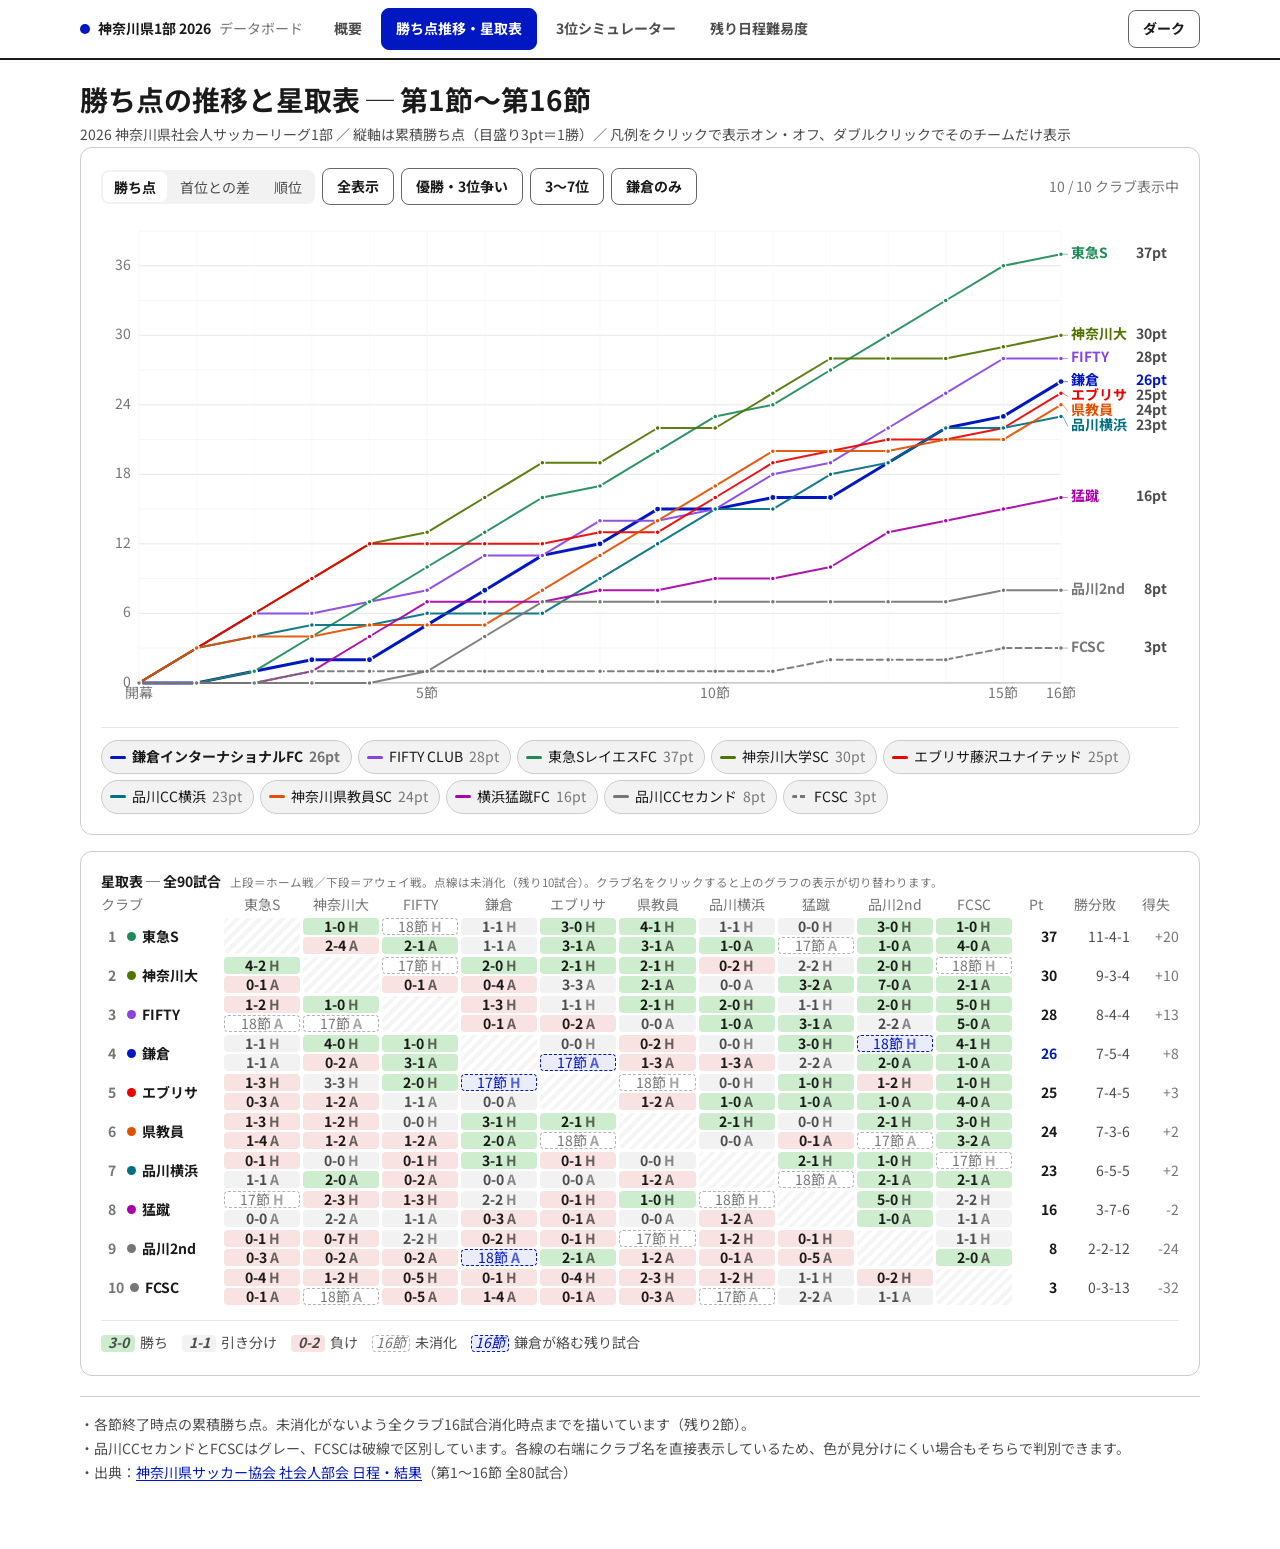
<file: trend.html>
<!DOCTYPE html>
<html lang="ja" data-theme="light">
<head>
<meta charset="utf-8">
<meta name="viewport" content="width=device-width, initial-scale=1">
<script>try{var _t=localStorage.getItem("kslTheme");if(_t)document.documentElement.dataset.theme=_t;}catch(e){}</script>

<title>勝ち点推移＋星取表 第1〜16節｜神奈川県1部 2026</title>
<link rel="preconnect" href="https://fonts.googleapis.com">
<link rel="preconnect" href="https://fonts.gstatic.com" crossorigin>
<link rel="stylesheet" href="https://fonts.googleapis.com/css2?family=Noto+Sans+JP:wght@400;700&display=swap">
<link rel="stylesheet" href="dads.css">
<style>
  .tools{display:flex;gap:7px;flex-wrap:wrap;align-items:center;margin-bottom:12px}
  .tools .sp{margin-left:auto;font-size:0.875rem;color:var(--muted)}
  .modes{display:flex;gap:2px;background:var(--chip);border-radius:8px;padding:2px}
  .modes button{border:none;background:transparent;color:var(--ink2);font-size:0.875rem;padding:5px 11px;border-radius:6px;cursor:pointer;font-family:inherit}
  .modes button[aria-pressed="true"]{background:var(--surface);color:var(--ink);font-weight:700;box-shadow:var(--shadow)}

  #chart{position:relative;width:100%}
  svg{display:block;width:100%;overflow:visible}
  .lbl{font-size:0.875rem;fill:var(--muted);font-variant-numeric:tabular-nums}
  .endlbl{font-size:0.875rem;font-weight:700;dominant-baseline:middle}
  .endval{font-size:0.875rem;font-weight:700;dominant-baseline:middle;font-variant-numeric:tabular-nums}
  .hit{fill:transparent;cursor:crosshair}

  .legend{display:flex;flex-wrap:wrap;gap:6px;margin-top:14px;padding-top:12px;border-top:1px solid var(--grid)}
  .lg{display:flex;align-items:center;gap:6px;border:1px solid var(--border);background:var(--surface2);
    border-radius:999px;padding:4px 11px 4px 8px;cursor:pointer;font-size:0.875rem;user-select:none;transition:opacity .15s}
  .lg:hover{border-color:var(--axis)}
  .lg .sw{width:16px;height:3px;border-radius:2px;flex:none}
  .lg .v{font-variant-numeric:tabular-nums;color:var(--muted);font-size:0.875rem}
  .lg.off{opacity:.38}
  .lg.off .sw{background:var(--axis)!important}
  .lg.km{font-weight:700}

  .tip{position:absolute;pointer-events:none;opacity:0;transition:opacity .1s;z-index:9;
    background:var(--surface);border:1px solid var(--axis);border-radius:10px;padding:9px 11px;
    box-shadow:0 6px 20px rgba(0,0,0,.14);font-size:0.875rem;min-width:190px}
  :root[data-theme="dark"] .tip{box-shadow:0 6px 20px rgba(0,0,0,.5)}
  .tip h4{margin:0 0 6px;font-size:0.875rem;display:flex;justify-content:space-between;color:var(--ink2)}
  .tip .r{display:grid;grid-template-columns:10px 1fr auto auto;gap:7px;align-items:center;padding:1.5px 0}
  .tip .r i{width:10px;height:3px;border-radius:2px}
  .tip .r .n{white-space:nowrap;overflow:hidden;text-overflow:ellipsis;max-width:120px}
  .tip .r .p{font-weight:700;font-variant-numeric:tabular-nums;text-align:right}
  .tip .r .m{font-size:0.875rem;color:var(--muted);white-space:nowrap}
  .tip .r.me .n,.tip .r.me .p{color:var(--hi)}

  /* 星取表 */
  .mx{overflow-x:auto;padding-bottom:4px}
  .mxgrid{display:grid;min-width:920px;gap:3px;
    grid-template-columns:120px repeat(10,minmax(56px,1fr)) 42px 70px 46px}
  .mh{font-size:0.875rem;color:var(--muted);text-align:center;line-height:1.15;padding:0 0 3px;align-self:end}
  .mh.l{text-align:left}
  .mrn{display:flex;align-items:center;gap:6px;font-size:0.875rem;font-weight:700;cursor:pointer;
    padding:3px 6px;border-radius:7px;border:1px solid transparent;white-space:nowrap;overflow:hidden}
  .mrn:hover{border-color:var(--axis);background:var(--surface2)}
  .mrn .rk{font-size:0.875rem;color:var(--muted);font-variant-numeric:tabular-nums;min-width:13px}
  .mrn .sw{width:9px;height:9px;border-radius:50%;flex:none}
  .mrn.off{opacity:.4}
  .mrn.off .sw{background:var(--axis)!important}
  .mc{display:flex;flex-direction:column;gap:2px}
  .chip{display:flex;align-items:center;justify-content:center;gap:3px;height:17px;border-radius:4px;
    font-size:0.875rem;font-weight:700;font-variant-numeric:tabular-nums;border:1px solid transparent}
  .chip .va{font-size:0.875rem;font-weight:700;opacity:.65}
  .chip.W{background:color-mix(in srgb,#0ca30c 20%,var(--surface));color:var(--wink)}
  .chip.D{background:var(--chip);color:var(--ink2)}
  .chip.L{background:color-mix(in srgb,#d03b3b 15%,var(--surface));color:var(--link)}
  .chip.P{background:transparent;border:1px dashed var(--axis);color:var(--muted);font-weight:400}
  .chip.P.hot{border-color:var(--hi);color:var(--hi);background:color-mix(in srgb,var(--hi) 8%,transparent)}
  .diag{background:repeating-linear-gradient(135deg,var(--grid2) 0 4px,transparent 4px 8px);border-radius:5px;min-height:36px}
  .msum{font-size:0.875rem;font-weight:700;text-align:right;align-self:center;font-variant-numeric:tabular-nums}
  .mwdl{font-size:0.875rem;color:var(--ink2);text-align:right;align-self:center;font-variant-numeric:tabular-nums}
  .mgd{font-size:0.875rem;color:var(--muted);text-align:right;align-self:center;font-variant-numeric:tabular-nums}
  .mrow-km .msum{color:var(--hi)}
  .mnote{display:flex;gap:14px;flex-wrap:wrap;font-size:0.875rem;color:var(--ink2);margin-top:11px;padding-top:10px;border-top:1px solid var(--grid)}
  .mnote span{display:flex;align-items:center;gap:5px}

</style>
</head>
<body>
<nav class="topbar"><div class="tbin"><a class="brand" href="index.html"><i class="dot"></i>神奈川県1部 2026 <span>データボード</span></a><div class="tabs"><a class="tab" href="index.html">概要</a><a class="tab" href="trend.html" aria-current="page">勝ち点推移・星取表</a><a class="tab" href="simulator.html">3位シミュレーター</a><a class="tab" href="fixtures.html">残り日程難易度</a></div><button class="btn" id="theme">ダーク</button></div></nav>
<div class="wrap">
<header>
  <div>
    <h1>勝ち点の推移と星取表 ─ 第1節〜第16節</h1>
    <p class="sub">2026 神奈川県社会人サッカーリーグ1部 ／ 縦軸は累積勝ち点（目盛り3pt＝1勝）／ 凡例をクリックで表示オン・オフ、ダブルクリックでそのチームだけ表示</p>
  </div>
</header>

<div class="card">
  <div class="tools">
    <div class="modes" id="modes">
      <button data-m="pts" aria-pressed="true">勝ち点</button>
      <button data-m="lead">首位との差</button>
      <button data-m="rank">順位</button>
    </div>
    <button class="btn" data-preset="all">全表示</button>
    <button class="btn" data-preset="top">優勝・3位争い</button>
    <button class="btn" data-preset="mid">3〜7位</button>
    <button class="btn" data-preset="km">鎌倉のみ</button>
    <span class="sp" id="count"></span>
  </div>
  <div id="chart"><div class="tip" id="tip"></div></div>
  <div class="legend" id="legend"></div>
</div>


<div class="card" style="margin-top:14px">
  <div style="display:flex;align-items:baseline;gap:9px;flex-wrap:wrap;margin-bottom:4px">
    <h2 style="font-size:14px;margin:0">星取表 ─ 全90試合</h2>
    <span style="font-size:11.5px;color:var(--muted)">上段＝ホーム戦／下段＝アウェイ戦。点線は未消化（残り10試合）。クラブ名をクリックすると上のグラフの表示が切り替わります。</span>
  </div>
  <div class="mx"><div class="mxgrid" id="mxgrid"></div></div>
  <div class="mnote">
    <span><i class="chip W" style="width:34px">3-0</i>勝ち</span>
    <span><i class="chip D" style="width:34px">1-1</i>引き分け</span>
    <span><i class="chip L" style="width:34px">0-2</i>負け</span>
    <span><i class="chip P" style="width:38px">16節</i>未消化</span>
    <span><i class="chip P hot" style="width:38px">16節</i>鎌倉が絡む残り試合</span>
  </div>
</div>

<footer>
  ・各節終了時点の累積勝ち点。未消化がないよう全クラブ16試合消化時点までを描いています（残り2節）。<br>
  ・品川CCセカンドとFCSCはグレー、FCSCは破線で区別しています。各線の右端にクラブ名を直接表示しているため、色が見分けにくい場合もそちらで判別できます。<br>
  ・出典：<a href="https://fakj-shakaijin.com/league/div1/">神奈川県サッカー協会 社会人部会 日程・結果</a>（第1〜16節 全80試合）
</footer>
</div>

<script>
const DATA = {"series": [{"i": 6, "name": "鎌倉インターナショナルFC", "short": "鎌倉", "cl": "#0017c1", "cd": "#7096f8", "dash": 0, "pts": [0, 0, 1, 2, 2, 5, 8, 11, 12, 15, 15, 16, 16, 19, 22, 23, 26], "gd": [0, -2, -2, -2, -4, -3, 0, 1, 1, 3, 1, 1, -1, 3, 6, 6, 8], "rank": [0, 10, 7, 7, 8, 8, 5, 5, 5, 3, 6, 6, 7, 6, 4, 4, 4], "det": [null, ["L", 3, 0, 2], ["D", 1, 1, 1], ["D", 5, 0, 0], ["L", 0, 0, 2], ["W", 9, 1, 0], ["W", 7, 3, 0], ["W", 4, 1, 0], ["D", 2, 0, 0], ["W", 8, 2, 0], ["L", 3, 1, 3], ["D", 1, 1, 1], ["L", 5, 1, 3], ["W", 0, 4, 0], ["W", 9, 4, 1], ["D", 7, 2, 2], ["W", 4, 3, 1]]}, {"i": 4, "name": "FIFTY CLUB", "short": "FIFTY", "cl": "#8843e1", "cd": "#bb87ff", "dash": 0, "pts": [0, 3, 6, 6, 7, 8, 11, 11, 14, 14, 15, 18, 19, 22, 25, 28, 28], "gd": [0, 2, 7, 5, 5, 5, 7, 6, 7, 6, 6, 11, 11, 12, 14, 15, 13], "rank": [0, 2, 1, 3, 3, 4, 4, 4, 3, 4, 5, 5, 5, 3, 3, 3, 3], "det": [null, ["W", 7, 3, 1], ["W", 9, 5, 0], ["L", 2, 0, 2], ["D", 3, 0, 0], ["D", 8, 2, 2], ["W", 5, 2, 0], ["L", 6, 0, 1], ["W", 0, 1, 0], ["L", 1, 1, 2], ["D", 7, 1, 1], ["W", 9, 5, 0], ["D", 2, 1, 1], ["W", 3, 2, 1], ["W", 8, 2, 0], ["W", 5, 1, 0], ["L", 6, 1, 3]]}, {"i": 1, "name": "東急SレイエスFC", "short": "東急S", "cl": "#1d8b56", "cd": "#51b883", "dash": 0, "pts": [0, 0, 1, 4, 7, 10, 13, 16, 17, 20, 23, 24, 27, 30, 33, 36, 37], "gd": [0, -2, -2, -1, 0, 2, 5, 6, 6, 7, 8, 8, 11, 15, 18, 20, 20], "rank": [0, 8, 6, 6, 4, 3, 2, 2, 2, 2, 1, 2, 2, 1, 1, 1, 1], "det": [null, ["L", 0, 2, 4], ["D", 6, 1, 1], ["W", 8, 1, 0], ["W", 9, 1, 0], ["W", 2, 3, 1], ["W", 3, 4, 1], ["W", 5, 1, 0], ["D", 7, 0, 0], ["W", 4, 2, 1], ["W", 0, 1, 0], ["D", 6, 1, 1], ["W", 8, 3, 0], ["W", 9, 4, 0], ["W", 2, 3, 0], ["W", 3, 3, 1], ["D", 5, 1, 1]]}, {"i": 0, "name": "神奈川大学SC", "short": "神奈川大", "cl": "#507500", "cd": "#9ddd15", "dash": 0, "pts": [0, 3, 6, 9, 12, 13, 16, 19, 19, 22, 22, 25, 28, 28, 28, 29, 30], "gd": [0, 2, 4, 5, 7, 7, 8, 9, 8, 9, 8, 15, 16, 12, 10, 10, 10], "rank": [0, 1, 2, 1, 1, 1, 1, 1, 1, 1, 2, 1, 1, 2, 2, 2, 2], "det": [null, ["W", 1, 4, 2], ["W", 8, 2, 0], ["W", 3, 2, 1], ["W", 6, 2, 0], ["D", 5, 0, 0], ["W", 2, 2, 1], ["W", 7, 3, 2], ["L", 4, 0, 1], ["W", 9, 2, 1], ["L", 1, 0, 1], ["W", 8, 7, 0], ["W", 3, 2, 1], ["L", 6, 0, 4], ["L", 5, 0, 2], ["D", 2, 3, 3], ["D", 7, 2, 2]]}, {"i": 2, "name": "エブリサ藤沢ユナイテッド", "short": "エブリサ", "cl": "#ec0000", "cd": "#ff7171", "dash": 0, "pts": [0, 3, 6, 9, 12, 12, 12, 12, 13, 13, 16, 19, 20, 21, 21, 22, 25], "gd": [0, 1, 2, 4, 5, 3, 2, 1, 1, 0, 4, 5, 5, 5, 2, 2, 3], "rank": [0, 5, 3, 2, 2, 2, 3, 3, 4, 6, 4, 4, 3, 4, 7, 5, 5], "det": [null, ["W", 9, 1, 0], ["W", 7, 1, 0], ["W", 4, 2, 0], ["W", 5, 1, 0], ["L", 1, 1, 3], ["L", 0, 1, 2], ["L", 8, 1, 2], ["D", 6, 0, 0], ["L", 3, 1, 2], ["W", 9, 4, 0], ["W", 7, 1, 0], ["D", 4, 1, 1], ["D", 5, 0, 0], ["L", 1, 0, 3], ["D", 0, 3, 3], ["W", 8, 1, 0]]}, {"i": 5, "name": "品川CC横浜", "short": "品川横浜", "cl": "#006f83", "cd": "#2bc8e4", "dash": 0, "pts": [0, 3, 4, 5, 5, 6, 6, 6, 9, 12, 15, 15, 18, 19, 22, 22, 23], "gd": [0, 1, 1, 1, 0, 0, -2, -3, -2, -1, 0, -1, 1, 1, 3, 2, 2], "rank": [0, 4, 5, 4, 6, 6, 7, 9, 7, 7, 7, 7, 6, 7, 5, 6, 7], "det": [null, ["W", 8, 2, 1], ["D", 3, 0, 0], ["D", 6, 0, 0], ["L", 2, 0, 1], ["D", 0, 0, 0], ["L", 4, 0, 2], ["L", 1, 0, 1], ["W", 9, 2, 1], ["W", 7, 2, 1], ["W", 8, 1, 0], ["L", 3, 1, 2], ["W", 6, 3, 1], ["D", 2, 0, 0], ["W", 0, 2, 0], ["L", 4, 0, 1], ["D", 1, 1, 1]]}, {"i": 3, "name": "神奈川県教員SC", "short": "県教員", "cl": "#e25100", "cd": "#ff8d44", "dash": 0, "pts": [0, 3, 4, 4, 5, 5, 5, 8, 11, 14, 17, 20, 20, 20, 21, 21, 24], "gd": [0, 2, 2, 1, 1, 0, -3, 0, 1, 2, 4, 5, 4, 3, 3, 1, 2], "rank": [0, 3, 4, 5, 5, 7, 8, 6, 6, 5, 3, 3, 4, 5, 6, 7, 6], "det": [null, ["W", 6, 2, 0], ["D", 5, 0, 0], ["L", 0, 1, 2], ["D", 4, 0, 0], ["L", 7, 0, 1], ["L", 1, 1, 4], ["W", 9, 3, 0], ["W", 8, 2, 1], ["W", 2, 2, 1], ["W", 6, 3, 1], ["W", 5, 2, 1], ["L", 0, 1, 2], ["L", 4, 1, 2], ["D", 7, 0, 0], ["L", 1, 1, 3], ["W", 9, 3, 2]]}, {"i": 7, "name": "横浜猛蹴FC", "short": "猛蹴", "cl": "#aa00aa", "cd": "#f661f6", "dash": 0, "pts": [0, 0, 0, 1, 4, 7, 7, 7, 8, 8, 9, 9, 10, 13, 14, 15, 16], "gd": [0, -2, -3, -3, 2, 3, 0, -1, -1, -2, -2, -3, -3, -2, -2, -2, -2], "rank": [0, 9, 8, 8, 7, 5, 6, 7, 8, 8, 8, 8, 8, 8, 8, 8, 8], "det": [null, ["L", 4, 1, 3], ["L", 2, 0, 1], ["D", 9, 1, 1], ["W", 8, 5, 0], ["W", 3, 1, 0], ["L", 6, 0, 3], ["L", 0, 2, 3], ["D", 1, 0, 0], ["L", 5, 1, 2], ["D", 4, 1, 1], ["L", 2, 0, 1], ["D", 9, 2, 2], ["W", 8, 1, 0], ["D", 3, 0, 0], ["D", 6, 2, 2], ["D", 0, 2, 2]]}, {"i": 8, "name": "品川CCセカンド", "short": "品川2nd", "cl": "#767676", "cd": "#b3b3b3", "dash": 0, "pts": [0, 0, 0, 0, 0, 1, 4, 7, 7, 7, 7, 7, 7, 7, 7, 8, 8], "gd": [0, -1, -3, -4, -9, -9, -7, -6, -7, -9, -10, -17, -20, -21, -23, -23, -24], "rank": [0, 6, 9, 10, 10, 10, 9, 8, 9, 9, 9, 9, 9, 9, 9, 9, 9], "det": [null, ["L", 5, 1, 2], ["L", 0, 0, 2], ["L", 1, 0, 1], ["L", 7, 0, 5], ["D", 4, 2, 2], ["W", 9, 2, 0], ["W", 2, 2, 1], ["L", 3, 1, 2], ["L", 6, 0, 2], ["L", 5, 0, 1], ["L", 0, 0, 7], ["L", 1, 0, 3], ["L", 7, 0, 1], ["L", 4, 0, 2], ["D", 9, 1, 1], ["L", 2, 0, 1]]}, {"i": 9, "name": "FCSC", "short": "FCSC", "cl": "#767676", "cd": "#b3b3b3", "dash": 1, "pts": [0, 0, 0, 1, 1, 1, 1, 1, 1, 1, 1, 1, 2, 2, 2, 3, 3], "gd": [0, -1, -6, -6, -7, -8, -10, -13, -14, -15, -19, -24, -24, -28, -31, -31, -32], "rank": [0, 7, 10, 9, 9, 9, 10, 10, 10, 10, 10, 10, 10, 10, 10, 10, 10], "det": [null, ["L", 2, 0, 1], ["L", 4, 0, 5], ["D", 7, 1, 1], ["L", 1, 0, 1], ["L", 6, 0, 1], ["L", 8, 0, 2], ["L", 3, 0, 3], ["L", 5, 1, 2], ["L", 0, 1, 2], ["L", 2, 0, 4], ["L", 4, 0, 5], ["D", 7, 2, 2], ["L", 1, 0, 4], ["L", 6, 1, 4], ["D", 8, 1, 1], ["L", 3, 2, 3]]}], "short": ["神奈川大", "東急S", "エブリサ", "県教員", "FIFTY", "品川横浜", "鎌倉", "猛蹴", "品川2nd", "FCSC"]};
const SER = DATA.series, SHORT = DATA.short;
const R = SER[0].pts.length - 1;
const KMI = 6;
let mode='pts';
let on = new Set(SER.map(s=>s.i));

const PRESETS={ all:SER.map(s=>s.i), top:[6,4,1,0], mid:[4,6,2,5,3], km:[6] };
const col = s => getComputedStyle(document.documentElement).getPropertyValue('--dummy') ,
      isDark = () => document.documentElement.dataset.theme==='dark';
const C = s => isDark()? s.cd : s.cl;

function val(s,r){
  if(mode==='pts') return s.pts[r];
  if(mode==='rank') return s.rank[r]||null;
  const lead = Math.max(...SER.map(x=>x.pts[r]));
  return s.pts[r]-lead;
}
const M={t:14,r:118,b:30,l:38};

function draw(){
  const host=document.getElementById('chart');
  const W=Math.max(640, host.clientWidth), H=Math.min(560, Math.max(380, W*0.46));
  const vis=SER.filter(s=>on.has(s.i));
  let lo,hi,step,fmt;
  if(mode==='pts'){ lo=0; hi=Math.ceil(Math.max(3,...SER.map(s=>s.pts[R]))/3)*3; step=3; fmt=v=>v; }
  else if(mode==='lead'){ hi=0; lo=Math.min(-3,...SER.map(s=>{let m=0;for(let r=1;r<=R;r++)m=Math.min(m,val(s,r));return m;})); lo=Math.floor(lo/3)*3; step=3; fmt=v=>v; }
  else { lo=10.5; hi=0.5; step=1; fmt=v=>v; }
  const X=r=> M.l + (W-M.l-M.r)*(r/R);
  const Y=v=> M.t + (H-M.t-M.b)*(1-(v-lo)/(hi-lo));

  let g='';
  // gridlines
  if(mode==='rank'){
    for(let v=1;v<=10;v++) g+=`<line x1="${M.l}" x2="${W-M.r}" y1="${Y(v)}" y2="${Y(v)}" stroke="var(--grid2)" stroke-width="1"/>`;
    for(let v=1;v<=10;v+=1) g+=`<text class="lbl" x="${M.l-8}" y="${Y(v)+4}" text-anchor="end">${v}</text>`;
  } else {
    for(let v=lo;v<=hi;v+=step){
      const major = v%6===0;
      g+=`<line x1="${M.l}" x2="${W-M.r}" y1="${Y(v)}" y2="${Y(v)}" stroke="${major?'var(--grid)':'var(--grid2)'}" stroke-width="1"/>`;
      if(major) g+=`<text class="lbl" x="${M.l-8}" y="${Y(v)+4}" text-anchor="end">${fmt(v)}</text>`;
    }
  }
  for(let r=0;r<=R;r++){
    if(r%1===0) g+=`<line x1="${X(r)}" x2="${X(r)}" y1="${M.t}" y2="${H-M.b}" stroke="var(--grid2)" stroke-width="${r%5===0?1:0.5}"/>`;
    if(r%5===0||r===R) g+=`<text class="lbl" x="${X(r)}" y="${H-M.b+15}" text-anchor="middle">${r===0?'開幕':r+'節'}</text>`;
  }
  g+=`<line x1="${M.l}" x2="${W-M.r}" y1="${H-M.b}" y2="${H-M.b}" stroke="var(--axis)" stroke-width="1"/>`;

  // lines
  const ends=[];
  vis.forEach(s=>{
    let dpath='';
    for(let r=(mode==='rank'?1:0);r<=R;r++){
      const v=val(s,r); if(v==null)continue;
      dpath += (dpath?'L':'M')+X(r).toFixed(1)+','+Y(v).toFixed(1)+' ';
    }
    const c=C(s), me=s.i===KMI;
    g+=`<path d="${dpath}" fill="none" stroke="${c}" stroke-width="${me?3:2}" stroke-linejoin="round" stroke-linecap="round"
        ${s.dash?'stroke-dasharray="6 4"':''} opacity="${me?1:.92}"/>`;
    for(let r=(mode==='rank'?1:0);r<=R;r++){
      const v=val(s,r); if(v==null)continue;
      g+=`<circle cx="${X(r)}" cy="${Y(v)}" r="${me?3.1:2.4}" fill="${c}" stroke="var(--surface)" stroke-width="1.3"/>`;
    }
    ends.push({s,y:Y(val(s,R)),c});
  });
  // end labels (collision avoidance)
  ends.sort((a,b)=>a.y-b.y);
  const MINGAP=15;
  for(let i=1;i<ends.length;i++) if(ends[i].y-ends[i-1].y<MINGAP) ends[i].y=ends[i-1].y+MINGAP;
  const over=ends.length?ends[ends.length-1].y-(H-M.b):0;
  if(over>0) ends.forEach(e=>e.y-=over);
  ends.forEach(e=>{
    const x=X(R)+10, me=e.s.i===KMI;
    g+=`<line x1="${X(R)+2}" x2="${x-3}" y1="${Y(val(e.s,R))}" y2="${e.y}" stroke="${e.c}" stroke-width="1" opacity=".5"/>`;
    g+=`<text class="endlbl" x="${x}" y="${e.y}" fill="${e.c}">${e.s.short}</text>`;
    g+=`<text class="endval" x="${W-M.r+106}" y="${e.y}" text-anchor="end" fill="${me?'var(--hi)':'var(--ink2)'}">${
        mode==='rank'? e.s.rank[R]+'位' : mode==='lead'? val(e.s,R)+'' : e.s.pts[R]+'pt'}</text>`;
  });
  g+=`<rect class="hit" x="${M.l}" y="${M.t}" width="${W-M.l-M.r}" height="${H-M.t-M.b}"/>`;
  g+=`<line id="cross" x1="0" x2="0" y1="${M.t}" y2="${H-M.b}" stroke="var(--axis)" stroke-width="1" opacity="0"/>`;

  host.querySelector('svg')?.remove();
  host.insertAdjacentHTML('afterbegin',`<svg viewBox="0 0 ${W} ${H}" preserveAspectRatio="xMidYMid meet">${g}</svg>`);
  const svg=host.querySelector('svg'), cross=svg.querySelector('#cross'), tip=document.getElementById('tip');
  const toR = ev=>{
    const b=svg.getBoundingClientRect(), sx=W/b.width;
    const px=(ev.clientX-b.left)*sx;
    return Math.max(0,Math.min(R,Math.round((px-M.l)/((W-M.l-M.r)/R))));
  };
  svg.querySelector('.hit').addEventListener('mousemove',ev=>{
    const r=toR(ev); cross.setAttribute('opacity','1');
    cross.setAttribute('x1',X(r)); cross.setAttribute('x2',X(r));
    const list=vis.filter(s=>val(s,r)!=null).sort((a,b)=> mode==='rank'? a.rank[r]-b.rank[r] : b.pts[r]-a.pts[r]);
    tip.innerHTML=`<h4><span>${r===0?'開幕前':'第'+r+'節終了'}</span><span>${list.length}クラブ</span></h4>`+
      list.map(s=>{
        const d=s.det[r]; const mk=d? (d[0]==='W'?'○':d[0]==='D'?'△':'●')+` ${SHORT[d[1]]} ${d[2]}-${d[3]}`:'';
        return `<div class="r ${s.i===KMI?'me':''}"><i style="background:${C(s)}"></i><span class="n">${s.short}</span>
          <span class="p">${mode==='rank'? s.rank[r]+'位' : s.pts[r]+'pt'}</span><span class="m">${mk}</span></div>`;
      }).join('');
    tip.style.opacity=1;
    const b=svg.getBoundingClientRect(), scale=b.width/W;
    let lx=X(r)*scale+14; if(lx+tip.offsetWidth>b.width) lx=X(r)*scale-tip.offsetWidth-14;
    tip.style.left=Math.max(0,lx)+'px';
    tip.style.top=Math.min(b.height-tip.offsetHeight, Math.max(0,(ev.clientY-b.top)-tip.offsetHeight/2))+'px';
  });
  svg.querySelector('.hit').addEventListener('mouseleave',()=>{ tip.style.opacity=0; cross.setAttribute('opacity','0'); });
  document.getElementById('count').textContent=`${vis.length} / ${SER.length} クラブ表示中`;
}

function legend(){
  document.getElementById('legend').innerHTML=SER.map(s=>
    `<div class="lg ${on.has(s.i)?'':'off'} ${s.i===KMI?'km':''}" data-i="${s.i}">
      <span class="sw" style="background:${C(s)};${s.dash?'background:repeating-linear-gradient(90deg,'+C(s)+' 0 5px,transparent 5px 8px)':''}"></span>
      <span>${s.name}</span><span class="v">${s.pts[R]}pt</span></div>`).join('');
  document.querySelectorAll('.lg').forEach(el=>{
    const i=+el.dataset.i;
    el.onclick=e=>{ if(e.detail>1)return; on.has(i)?on.delete(i):on.add(i); if(!on.size)on.add(i); legend(); draw(); };
    el.ondblclick=()=>{ on=new Set([i]); legend(); draw(); };
  });
}
document.querySelectorAll('[data-preset]').forEach(b=>b.onclick=()=>{ on=new Set(PRESETS[b.dataset.preset]); legend(); draw(); });
document.querySelectorAll('#modes button').forEach(b=>b.onclick=()=>{
  mode=b.dataset.m;
  document.querySelectorAll('#modes button').forEach(x=>x.setAttribute('aria-pressed',String(x===b)));
  draw();
});
document.getElementById('theme').onclick=e=>{ const d=isDark();
  document.documentElement.dataset.theme=d?'light':'dark'; e.target.textContent=d?'ダーク':'ライト'; legend(); draw(); };
legend(); draw();
new ResizeObserver(()=>draw()).observe(document.getElementById('chart'));

/* ===== 星取表 ===== */
const MX = {"cell": [[[], [{"rd": 1, "v": "H", "gf": 4, "ga": 2, "res": "W"}, {"rd": 10, "v": "A", "gf": 0, "ga": 1, "res": "L"}], [{"rd": 6, "v": "H", "gf": 2, "ga": 1, "res": "W"}, {"rd": 15, "v": "A", "gf": 3, "ga": 3, "res": "D"}], [{"rd": 3, "v": "H", "gf": 2, "ga": 1, "res": "W"}, {"rd": 12, "v": "A", "gf": 2, "ga": 1, "res": "W"}], [{"rd": 17, "v": "H", "pend": 1}, {"rd": 8, "v": "A", "gf": 0, "ga": 1, "res": "L"}], [{"rd": 14, "v": "H", "gf": 0, "ga": 2, "res": "L"}, {"rd": 5, "v": "A", "gf": 0, "ga": 0, "res": "D"}], [{"rd": 4, "v": "H", "gf": 2, "ga": 0, "res": "W"}, {"rd": 13, "v": "A", "gf": 0, "ga": 4, "res": "L"}], [{"rd": 16, "v": "H", "gf": 2, "ga": 2, "res": "D"}, {"rd": 7, "v": "A", "gf": 3, "ga": 2, "res": "W"}], [{"rd": 2, "v": "H", "gf": 2, "ga": 0, "res": "W"}, {"rd": 11, "v": "A", "gf": 7, "ga": 0, "res": "W"}], [{"rd": 18, "v": "H", "pend": 1}, {"rd": 9, "v": "A", "gf": 2, "ga": 1, "res": "W"}]], [[{"rd": 10, "v": "H", "gf": 1, "ga": 0, "res": "W"}, {"rd": 1, "v": "A", "gf": 2, "ga": 4, "res": "L"}], [], [{"rd": 14, "v": "H", "gf": 3, "ga": 0, "res": "W"}, {"rd": 5, "v": "A", "gf": 3, "ga": 1, "res": "W"}], [{"rd": 6, "v": "H", "gf": 4, "ga": 1, "res": "W"}, {"rd": 15, "v": "A", "gf": 3, "ga": 1, "res": "W"}], [{"rd": 18, "v": "H", "pend": 1}, {"rd": 9, "v": "A", "gf": 2, "ga": 1, "res": "W"}], [{"rd": 16, "v": "H", "gf": 1, "ga": 1, "res": "D"}, {"rd": 7, "v": "A", "gf": 1, "ga": 0, "res": "W"}], [{"rd": 2, "v": "H", "gf": 1, "ga": 1, "res": "D"}, {"rd": 11, "v": "A", "gf": 1, "ga": 1, "res": "D"}], [{"rd": 8, "v": "H", "gf": 0, "ga": 0, "res": "D"}, {"rd": 17, "v": "A", "pend": 1}], [{"rd": 12, "v": "H", "gf": 3, "ga": 0, "res": "W"}, {"rd": 3, "v": "A", "gf": 1, "ga": 0, "res": "W"}], [{"rd": 4, "v": "H", "gf": 1, "ga": 0, "res": "W"}, {"rd": 13, "v": "A", "gf": 4, "ga": 0, "res": "W"}]], [[{"rd": 15, "v": "H", "gf": 3, "ga": 3, "res": "D"}, {"rd": 6, "v": "A", "gf": 1, "ga": 2, "res": "L"}], [{"rd": 5, "v": "H", "gf": 1, "ga": 3, "res": "L"}, {"rd": 14, "v": "A", "gf": 0, "ga": 3, "res": "L"}], [], [{"rd": 18, "v": "H", "pend": 1}, {"rd": 9, "v": "A", "gf": 1, "ga": 2, "res": "L"}], [{"rd": 3, "v": "H", "gf": 2, "ga": 0, "res": "W"}, {"rd": 12, "v": "A", "gf": 1, "ga": 1, "res": "D"}], [{"rd": 13, "v": "H", "gf": 0, "ga": 0, "res": "D"}, {"rd": 4, "v": "A", "gf": 1, "ga": 0, "res": "W"}], [{"rd": 17, "v": "H", "pend": 1}, {"rd": 8, "v": "A", "gf": 0, "ga": 0, "res": "D"}], [{"rd": 11, "v": "H", "gf": 1, "ga": 0, "res": "W"}, {"rd": 2, "v": "A", "gf": 1, "ga": 0, "res": "W"}], [{"rd": 7, "v": "H", "gf": 1, "ga": 2, "res": "L"}, {"rd": 16, "v": "A", "gf": 1, "ga": 0, "res": "W"}], [{"rd": 1, "v": "H", "gf": 1, "ga": 0, "res": "W"}, {"rd": 10, "v": "A", "gf": 4, "ga": 0, "res": "W"}]], [[{"rd": 12, "v": "H", "gf": 1, "ga": 2, "res": "L"}, {"rd": 3, "v": "A", "gf": 1, "ga": 2, "res": "L"}], [{"rd": 15, "v": "H", "gf": 1, "ga": 3, "res": "L"}, {"rd": 6, "v": "A", "gf": 1, "ga": 4, "res": "L"}], [{"rd": 9, "v": "H", "gf": 2, "ga": 1, "res": "W"}, {"rd": 18, "v": "A", "pend": 1}], [], [{"rd": 4, "v": "H", "gf": 0, "ga": 0, "res": "D"}, {"rd": 13, "v": "A", "gf": 1, "ga": 2, "res": "L"}], [{"rd": 11, "v": "H", "gf": 2, "ga": 1, "res": "W"}, {"rd": 2, "v": "A", "gf": 0, "ga": 0, "res": "D"}], [{"rd": 10, "v": "H", "gf": 3, "ga": 1, "res": "W"}, {"rd": 1, "v": "A", "gf": 2, "ga": 0, "res": "W"}], [{"rd": 14, "v": "H", "gf": 0, "ga": 0, "res": "D"}, {"rd": 5, "v": "A", "gf": 0, "ga": 1, "res": "L"}], [{"rd": 8, "v": "H", "gf": 2, "ga": 1, "res": "W"}, {"rd": 17, "v": "A", "pend": 1}], [{"rd": 7, "v": "H", "gf": 3, "ga": 0, "res": "W"}, {"rd": 16, "v": "A", "gf": 3, "ga": 2, "res": "W"}]], [[{"rd": 8, "v": "H", "gf": 1, "ga": 0, "res": "W"}, {"rd": 17, "v": "A", "pend": 1}], [{"rd": 9, "v": "H", "gf": 1, "ga": 2, "res": "L"}, {"rd": 18, "v": "A", "pend": 1}], [{"rd": 12, "v": "H", "gf": 1, "ga": 1, "res": "D"}, {"rd": 3, "v": "A", "gf": 0, "ga": 2, "res": "L"}], [{"rd": 13, "v": "H", "gf": 2, "ga": 1, "res": "W"}, {"rd": 4, "v": "A", "gf": 0, "ga": 0, "res": "D"}], [], [{"rd": 6, "v": "H", "gf": 2, "ga": 0, "res": "W"}, {"rd": 15, "v": "A", "gf": 1, "ga": 0, "res": "W"}], [{"rd": 16, "v": "H", "gf": 1, "ga": 3, "res": "L"}, {"rd": 7, "v": "A", "gf": 0, "ga": 1, "res": "L"}], [{"rd": 10, "v": "H", "gf": 1, "ga": 1, "res": "D"}, {"rd": 1, "v": "A", "gf": 3, "ga": 1, "res": "W"}], [{"rd": 14, "v": "H", "gf": 2, "ga": 0, "res": "W"}, {"rd": 5, "v": "A", "gf": 2, "ga": 2, "res": "D"}], [{"rd": 2, "v": "H", "gf": 5, "ga": 0, "res": "W"}, {"rd": 11, "v": "A", "gf": 5, "ga": 0, "res": "W"}]], [[{"rd": 5, "v": "H", "gf": 0, "ga": 0, "res": "D"}, {"rd": 14, "v": "A", "gf": 2, "ga": 0, "res": "W"}], [{"rd": 7, "v": "H", "gf": 0, "ga": 1, "res": "L"}, {"rd": 16, "v": "A", "gf": 1, "ga": 1, "res": "D"}], [{"rd": 4, "v": "H", "gf": 0, "ga": 1, "res": "L"}, {"rd": 13, "v": "A", "gf": 0, "ga": 0, "res": "D"}], [{"rd": 2, "v": "H", "gf": 0, "ga": 0, "res": "D"}, {"rd": 11, "v": "A", "gf": 1, "ga": 2, "res": "L"}], [{"rd": 15, "v": "H", "gf": 0, "ga": 1, "res": "L"}, {"rd": 6, "v": "A", "gf": 0, "ga": 2, "res": "L"}], [], [{"rd": 12, "v": "H", "gf": 3, "ga": 1, "res": "W"}, {"rd": 3, "v": "A", "gf": 0, "ga": 0, "res": "D"}], [{"rd": 9, "v": "H", "gf": 2, "ga": 1, "res": "W"}, {"rd": 18, "v": "A", "pend": 1}], [{"rd": 10, "v": "H", "gf": 1, "ga": 0, "res": "W"}, {"rd": 1, "v": "A", "gf": 2, "ga": 1, "res": "W"}], [{"rd": 17, "v": "H", "pend": 1}, {"rd": 8, "v": "A", "gf": 2, "ga": 1, "res": "W"}]], [[{"rd": 13, "v": "H", "gf": 4, "ga": 0, "res": "W"}, {"rd": 4, "v": "A", "gf": 0, "ga": 2, "res": "L"}], [{"rd": 11, "v": "H", "gf": 1, "ga": 1, "res": "D"}, {"rd": 2, "v": "A", "gf": 1, "ga": 1, "res": "D"}], [{"rd": 8, "v": "H", "gf": 0, "ga": 0, "res": "D"}, {"rd": 17, "v": "A", "pend": 1}], [{"rd": 1, "v": "H", "gf": 0, "ga": 2, "res": "L"}, {"rd": 10, "v": "A", "gf": 1, "ga": 3, "res": "L"}], [{"rd": 7, "v": "H", "gf": 1, "ga": 0, "res": "W"}, {"rd": 16, "v": "A", "gf": 3, "ga": 1, "res": "W"}], [{"rd": 3, "v": "H", "gf": 0, "ga": 0, "res": "D"}, {"rd": 12, "v": "A", "gf": 1, "ga": 3, "res": "L"}], [], [{"rd": 6, "v": "H", "gf": 3, "ga": 0, "res": "W"}, {"rd": 15, "v": "A", "gf": 2, "ga": 2, "res": "D"}], [{"rd": 18, "v": "H", "pend": 1}, {"rd": 9, "v": "A", "gf": 2, "ga": 0, "res": "W"}], [{"rd": 14, "v": "H", "gf": 4, "ga": 1, "res": "W"}, {"rd": 5, "v": "A", "gf": 1, "ga": 0, "res": "W"}]], [[{"rd": 7, "v": "H", "gf": 2, "ga": 3, "res": "L"}, {"rd": 16, "v": "A", "gf": 2, "ga": 2, "res": "D"}], [{"rd": 17, "v": "H", "pend": 1}, {"rd": 8, "v": "A", "gf": 0, "ga": 0, "res": "D"}], [{"rd": 2, "v": "H", "gf": 0, "ga": 1, "res": "L"}, {"rd": 11, "v": "A", "gf": 0, "ga": 1, "res": "L"}], [{"rd": 5, "v": "H", "gf": 1, "ga": 0, "res": "W"}, {"rd": 14, "v": "A", "gf": 0, "ga": 0, "res": "D"}], [{"rd": 1, "v": "H", "gf": 1, "ga": 3, "res": "L"}, {"rd": 10, "v": "A", "gf": 1, "ga": 1, "res": "D"}], [{"rd": 18, "v": "H", "pend": 1}, {"rd": 9, "v": "A", "gf": 1, "ga": 2, "res": "L"}], [{"rd": 15, "v": "H", "gf": 2, "ga": 2, "res": "D"}, {"rd": 6, "v": "A", "gf": 0, "ga": 3, "res": "L"}], [], [{"rd": 4, "v": "H", "gf": 5, "ga": 0, "res": "W"}, {"rd": 13, "v": "A", "gf": 1, "ga": 0, "res": "W"}], [{"rd": 12, "v": "H", "gf": 2, "ga": 2, "res": "D"}, {"rd": 3, "v": "A", "gf": 1, "ga": 1, "res": "D"}]], [[{"rd": 11, "v": "H", "gf": 0, "ga": 7, "res": "L"}, {"rd": 2, "v": "A", "gf": 0, "ga": 2, "res": "L"}], [{"rd": 3, "v": "H", "gf": 0, "ga": 1, "res": "L"}, {"rd": 12, "v": "A", "gf": 0, "ga": 3, "res": "L"}], [{"rd": 16, "v": "H", "gf": 0, "ga": 1, "res": "L"}, {"rd": 7, "v": "A", "gf": 2, "ga": 1, "res": "W"}], [{"rd": 17, "v": "H", "pend": 1}, {"rd": 8, "v": "A", "gf": 1, "ga": 2, "res": "L"}], [{"rd": 5, "v": "H", "gf": 2, "ga": 2, "res": "D"}, {"rd": 14, "v": "A", "gf": 0, "ga": 2, "res": "L"}], [{"rd": 1, "v": "H", "gf": 1, "ga": 2, "res": "L"}, {"rd": 10, "v": "A", "gf": 0, "ga": 1, "res": "L"}], [{"rd": 9, "v": "H", "gf": 0, "ga": 2, "res": "L"}, {"rd": 18, "v": "A", "pend": 1}], [{"rd": 13, "v": "H", "gf": 0, "ga": 1, "res": "L"}, {"rd": 4, "v": "A", "gf": 0, "ga": 5, "res": "L"}], [], [{"rd": 15, "v": "H", "gf": 1, "ga": 1, "res": "D"}, {"rd": 6, "v": "A", "gf": 2, "ga": 0, "res": "W"}]], [[{"rd": 9, "v": "H", "gf": 1, "ga": 2, "res": "L"}, {"rd": 18, "v": "A", "pend": 1}], [{"rd": 13, "v": "H", "gf": 0, "ga": 4, "res": "L"}, {"rd": 4, "v": "A", "gf": 0, "ga": 1, "res": "L"}], [{"rd": 10, "v": "H", "gf": 0, "ga": 4, "res": "L"}, {"rd": 1, "v": "A", "gf": 0, "ga": 1, "res": "L"}], [{"rd": 16, "v": "H", "gf": 2, "ga": 3, "res": "L"}, {"rd": 7, "v": "A", "gf": 0, "ga": 3, "res": "L"}], [{"rd": 11, "v": "H", "gf": 0, "ga": 5, "res": "L"}, {"rd": 2, "v": "A", "gf": 0, "ga": 5, "res": "L"}], [{"rd": 8, "v": "H", "gf": 1, "ga": 2, "res": "L"}, {"rd": 17, "v": "A", "pend": 1}], [{"rd": 5, "v": "H", "gf": 0, "ga": 1, "res": "L"}, {"rd": 14, "v": "A", "gf": 1, "ga": 4, "res": "L"}], [{"rd": 3, "v": "H", "gf": 1, "ga": 1, "res": "D"}, {"rd": 12, "v": "A", "gf": 2, "ga": 2, "res": "D"}], [{"rd": 6, "v": "H", "gf": 0, "ga": 2, "res": "L"}, {"rd": 15, "v": "A", "gf": 1, "ga": 1, "res": "D"}], []]], "tot": [{"pt": 30, "w": 9, "d": 3, "l": 4, "gf": 31, "ga": 21, "gd": 10, "pl": 16}, {"pt": 37, "w": 11, "d": 4, "l": 1, "gf": 31, "ga": 11, "gd": 20, "pl": 16}, {"pt": 25, "w": 7, "d": 4, "l": 5, "gf": 19, "ga": 16, "gd": 3, "pl": 16}, {"pt": 24, "w": 7, "d": 3, "l": 6, "gf": 22, "ga": 20, "gd": 2, "pl": 16}, {"pt": 28, "w": 8, "d": 4, "l": 4, "gf": 27, "ga": 14, "gd": 13, "pl": 16}, {"pt": 23, "w": 6, "d": 5, "l": 5, "gf": 14, "ga": 12, "gd": 2, "pl": 16}, {"pt": 26, "w": 7, "d": 5, "l": 4, "gf": 24, "ga": 16, "gd": 8, "pl": 16}, {"pt": 16, "w": 3, "d": 7, "l": 6, "gf": 19, "ga": 21, "gd": -2, "pl": 16}, {"pt": 8, "w": 2, "d": 2, "l": 12, "gf": 9, "ga": 33, "gd": -24, "pl": 16}, {"pt": 3, "w": 0, "d": 3, "l": 13, "gf": 9, "ga": 41, "gd": -32, "pl": 16}], "order": [1, 0, 4, 6, 2, 3, 5, 7, 8, 9]};
const byIdx = {}; SER.forEach(s=>byIdx[s.i]=s);
function matrix(){
  const ord=MX.order, g=document.getElementById('mxgrid');
  let h=`<div class="mh l">クラブ</div>`;
  ord.forEach(t=>h+=`<div class="mh">${SHORT[t]}</div>`);
  h+=`<div class="mh">Pt</div><div class="mh">勝分敗</div><div class="mh">得失</div>`;
  ord.forEach((t,ri)=>{
    const s=byIdx[t], me=t===KMI;
    h+=`<div class="mrn ${on.has(t)?'':'off'} ${me?'mrow-km':''}" data-i="${t}">
          <span class="rk">${ri+1}</span><span class="sw" style="background:${C(s)}"></span>
          <span style="overflow:hidden;text-overflow:ellipsis">${s.short}</span></div>`;
    ord.forEach(o=>{
      if(o===t){ h+=`<div class="diag"></div>`; return; }
      const cs=MX.cell[t][o];
      h+=`<div class="mc">`+cs.map(c=>{
        if(c.pend){ const hot=(t===KMI||o===KMI); return `<div class="chip P ${hot?'hot':''}" title="第${c.rd}節 ${c.v==='H'?'ホーム':'アウェイ'}">${c.rd}節<span class="va">${c.v}</span></div>`; }
        return `<div class="chip ${c.res}" title="第${c.rd}節 ${c.v==='H'?'ホーム':'アウェイ'} ${SHORT[t]} ${c.gf}-${c.ga} ${SHORT[o]}">${c.gf}-${c.ga}<span class="va">${c.v}</span></div>`;
      }).join('')+`</div>`;
    });
    const x=MX.tot[t];
    h+=`<div class="msum ${me?'':''}" style="${me?'color:var(--hi)':''}">${x.pt}</div>
        <div class="mwdl">${x.w}-${x.d}-${x.l}</div>
        <div class="mgd">${x.gd>0?'+':''}${x.gd}</div>`;
  });
  g.innerHTML=h;
  g.querySelectorAll('.mrn').forEach(el=>{
    const i=+el.dataset.i;
    el.onclick=e=>{ if(e.detail>1)return; on.has(i)?on.delete(i):on.add(i); if(!on.size)on.add(i); legend(); draw(); matrix(); };
    el.ondblclick=()=>{ on=new Set([i]); legend(); draw(); matrix(); };
  });
}
const _legend=legend, _draw=draw;
legend=function(){ _legend(); };
document.querySelectorAll('[data-preset]').forEach(b=>{ const o=b.onclick; b.onclick=()=>{o(); matrix();}; });
document.querySelectorAll('#modes button').forEach(b=>{ const o=b.onclick; b.onclick=()=>{o();}; });
(function(){ const th=document.getElementById('theme'); const o=th.onclick; th.onclick=e=>{o(e); matrix();}; })();
matrix();

</script>
<script>
(function(){var b=document.getElementById('theme');if(!b)return;
 b.textContent=document.documentElement.dataset.theme==='dark'?'ライト':'ダーク';
 b.addEventListener('click',function(){try{localStorage.setItem('kslTheme',document.documentElement.dataset.theme||'light')}catch(e){}});
})();
</script>
</body>
</html>
</file>
<file: dads.css>
/* ============================================================
   デジタル庁デザインシステム（DADS）準拠スタイル
   トークン出典: @digital-go-jp/design-tokens v2.0.1
   書体: Noto Sans JP / 色: Primitive + Semantic / 角丸・影: DADS スケール
   ============================================================ */
:root{
  color-scheme:light;

  /* --- DADS primitive: Blue --- */
  --blue-50:#e8f1fe; --blue-100:#d9e6ff; --blue-200:#c5d7fb; --blue-300:#9db7f9;
  --blue-400:#7096f8; --blue-500:#4979f5; --blue-600:#3460fb; --blue-800:#0031d8;
  --blue-900:#0017c1; --blue-1000:#00118f;
  /* --- DADS primitive: Solid Gray --- */
  --gray-50:#f2f2f2; --gray-100:#e6e6e6; --gray-200:#cccccc; --gray-300:#b3b3b3;
  --gray-400:#999999; --gray-536:#767676; --gray-600:#666666; --gray-700:#4d4d4d;
  --gray-800:#333333; --gray-900:#1a1a1a;
  /* --- DADS semantic --- */
  --green-400:#51b883; --green-600:#259d63; --green-800:#197a4b;
  --red-300:#ff9696; --red-400:#ff7171; --red-800:#ec0000; --red-900:#ce0000;
  --yellow-700:#b78f00; --orange-600:#fb5b01; --orange-800:#c74700;

  /* --- DADS elevation --- */
  --elevation-1:0 2px 8px 1px rgba(0,0,0,.10), 0 1px 5px 0 rgba(0,0,0,.30);
  --elevation-2:0 2px 12px 2px rgba(0,0,0,.10), 0 1px 6px 0 rgba(0,0,0,.30);
  /* --- DADS radius --- */
  --r4:.25rem; --r6:.375rem; --r8:.5rem; --r12:.75rem; --r16:1rem; --rfull:624.9375rem;

  /* --- 役割（ライト） --- */
  --page:#ffffff; --surface:#ffffff; --surface2:var(--gray-50);
  --ink:var(--gray-900); --ink2:var(--gray-700); --muted:var(--gray-536);
  --grid:var(--gray-100); --grid2:#f5f5f5; --axis:var(--gray-300); --border:var(--gray-200);
  --hi:var(--blue-900); --hi-weak:var(--blue-50);
  --good:var(--green-600); --goodink:var(--green-800); --bad:var(--red-800); --warn:var(--yellow-700);
  --bar:var(--gray-300); --bardraw:var(--gray-100);
  --chip:var(--gray-50); --chipon:var(--gray-900);
  --shadow:none;

  /* --- データ可視化 8系統（DADS primitive から抽出・隣接ペア検証済み） --- */
  --s1:#1d8b56; --s2:#0017c1; --s3:#507500; --s4:#8843e1;
  --s5:#ec0000; --s6:#006f83; --s7:#e25100; --s8:#aa00aa;
  --s-neutral:var(--gray-536);
}
:root[data-theme="dark"]{
  color-scheme:dark;
  --page:#1a1a1a; --surface:#262626; --surface2:#303030;
  --ink:#ffffff; --ink2:#e6e6e6; --muted:#b3b3b3;
  --grid:#3d3d3d; --grid2:#2e2e2e; --axis:#595959; --border:#4d4d4d;
  --hi:#7096f8; --hi-weak:#1f2a44;
  --good:#51b883; --goodink:#51b883; --bad:#ff9696; --warn:#ffd43d;
  --bar:#595959; --bardraw:#3d3d3d;
  --chip:#333333; --chipon:#ffffff;
  --shadow:none;
  --s1:#51b883; --s2:#7096f8; --s3:#9ddd15; --s4:#bb87ff;
  --s5:#ff7171; --s6:#2bc8e4; --s7:#ff8d44; --s8:#f661f6;
  --s-neutral:#b3b3b3;
}

/* ===== ベース ===== */
*{box-sizing:border-box}
body{
  margin:0;background:var(--page);color:var(--ink);
  font-family:'Noto Sans JP',-apple-system,BlinkMacSystemFont,"Segoe UI",sans-serif;
  font-size:1rem;            /* 16px: DADS 本文の下限 */
  line-height:1.7;           /* DADS 本文 150–175% */
  font-weight:400;
  padding:0 16px 64px;
  -webkit-font-smoothing:antialiased;
}
.wrap{max-width:1120px;margin:0 auto}
h1{font-size:1.75rem;line-height:1.4;font-weight:700;margin:0 0 .25rem;letter-spacing:0}
h2{font-size:1.25rem;line-height:1.4;font-weight:700;margin:0 0 .25rem}
h3{font-size:1.125rem;line-height:1.4;font-weight:700;margin:0}
p{margin:0}
a{color:var(--hi);text-underline-offset:2px}
a:focus-visible,button:focus-visible,summary:focus-visible,input:focus-visible{
  outline:3px solid var(--blue-600);outline-offset:2px;border-radius:var(--r4)}
.sub{font-size:.875rem;line-height:1.7;color:var(--ink2)}
.lead{font-size:.875rem;line-height:1.7;color:var(--ink2);margin:0 0 .75rem}

/* ===== ボタン ===== */
.btn{
  border:1px solid var(--gray-600);background:var(--surface);color:var(--ink);
  border-radius:var(--r8);padding:.5rem .875rem;font-size:.875rem;font-weight:700;
  line-height:1.4;cursor:pointer;font-family:inherit;min-height:2.25rem;
}
.btn:hover{background:var(--gray-50);border-color:var(--gray-700)}
:root[data-theme="dark"] .btn{border-color:var(--gray-400)}
:root[data-theme="dark"] .btn:hover{background:var(--surface2)}
.btn.primary{background:var(--hi);border-color:var(--hi);color:#fff}
.btn.primary:hover{background:var(--blue-1000);border-color:var(--blue-1000);color:#fff}

/* ===== カード ===== */
.card{
  background:var(--surface);border:1px solid var(--border);border-radius:var(--r12);
  padding:1.25rem;margin-bottom:1rem;
}

/* ===== 共通ヘッダー（タブ） ===== */
.topbar{
  position:-webkit-sticky;position:sticky;top:0;z-index:100;
  background:var(--surface);border-bottom:2px solid var(--gray-900);
  margin:0 -16px 1.25rem;padding:0 16px;
}
:root[data-theme="dark"] .topbar{border-bottom-color:var(--gray-400)}
.tbin{max-width:1120px;margin:0 auto;display:flex;align-items:center;gap:1rem;min-height:3.5rem}
.brand{font-size:.875rem;font-weight:700;color:var(--ink);text-decoration:none;white-space:nowrap;
  flex:none;display:flex;align-items:center;gap:.5rem}
.brand .dot{width:.625rem;height:.625rem;border-radius:var(--rfull);background:var(--hi);flex:none}
.brand span{color:var(--muted);font-weight:400}
.tabs{display:flex;gap:.25rem;overflow-x:auto;scrollbar-width:none;flex:1;min-width:0;padding:.5rem 0}
.tabs::-webkit-scrollbar{display:none}
.tab{display:block;padding:.5rem .875rem;font-size:.875rem;font-weight:700;color:var(--ink2);
  text-decoration:none;white-space:nowrap;border-radius:var(--r8);border:1px solid transparent;min-height:2.25rem}
.tab:hover{background:var(--gray-50);color:var(--ink)}
:root[data-theme="dark"] .tab:hover{background:var(--surface2)}
.tab[aria-current="page"]{background:var(--hi);color:#fff;border-color:var(--hi)}
.tab[aria-current="page"]:hover{background:var(--hi);color:#fff}
.topbar .btn{flex:none}
@media(max-width:820px){.brand span{display:none}}
@media(max-width:620px){
  .brand{display:none}
  .tabs{-webkit-mask-image:linear-gradient(90deg,#000 90%,transparent);mask-image:linear-gradient(90deg,#000 90%,transparent)}
}

/* ===== 表 ===== */
table{width:100%;border-collapse:collapse;font-size:.875rem;font-variant-numeric:tabular-nums}
th,td{padding:.625rem .5rem;border-bottom:1px solid var(--border);text-align:right;white-space:nowrap}
th{font-size:.875rem;font-weight:700;color:var(--ink2);border-bottom:2px solid var(--gray-600)}
tbody tr:hover{background:var(--surface2)}

footer{font-size:.875rem;line-height:1.7;color:var(--ink2);margin-top:1.25rem;
  border-top:1px solid var(--border);padding-top:1rem}
</file>
